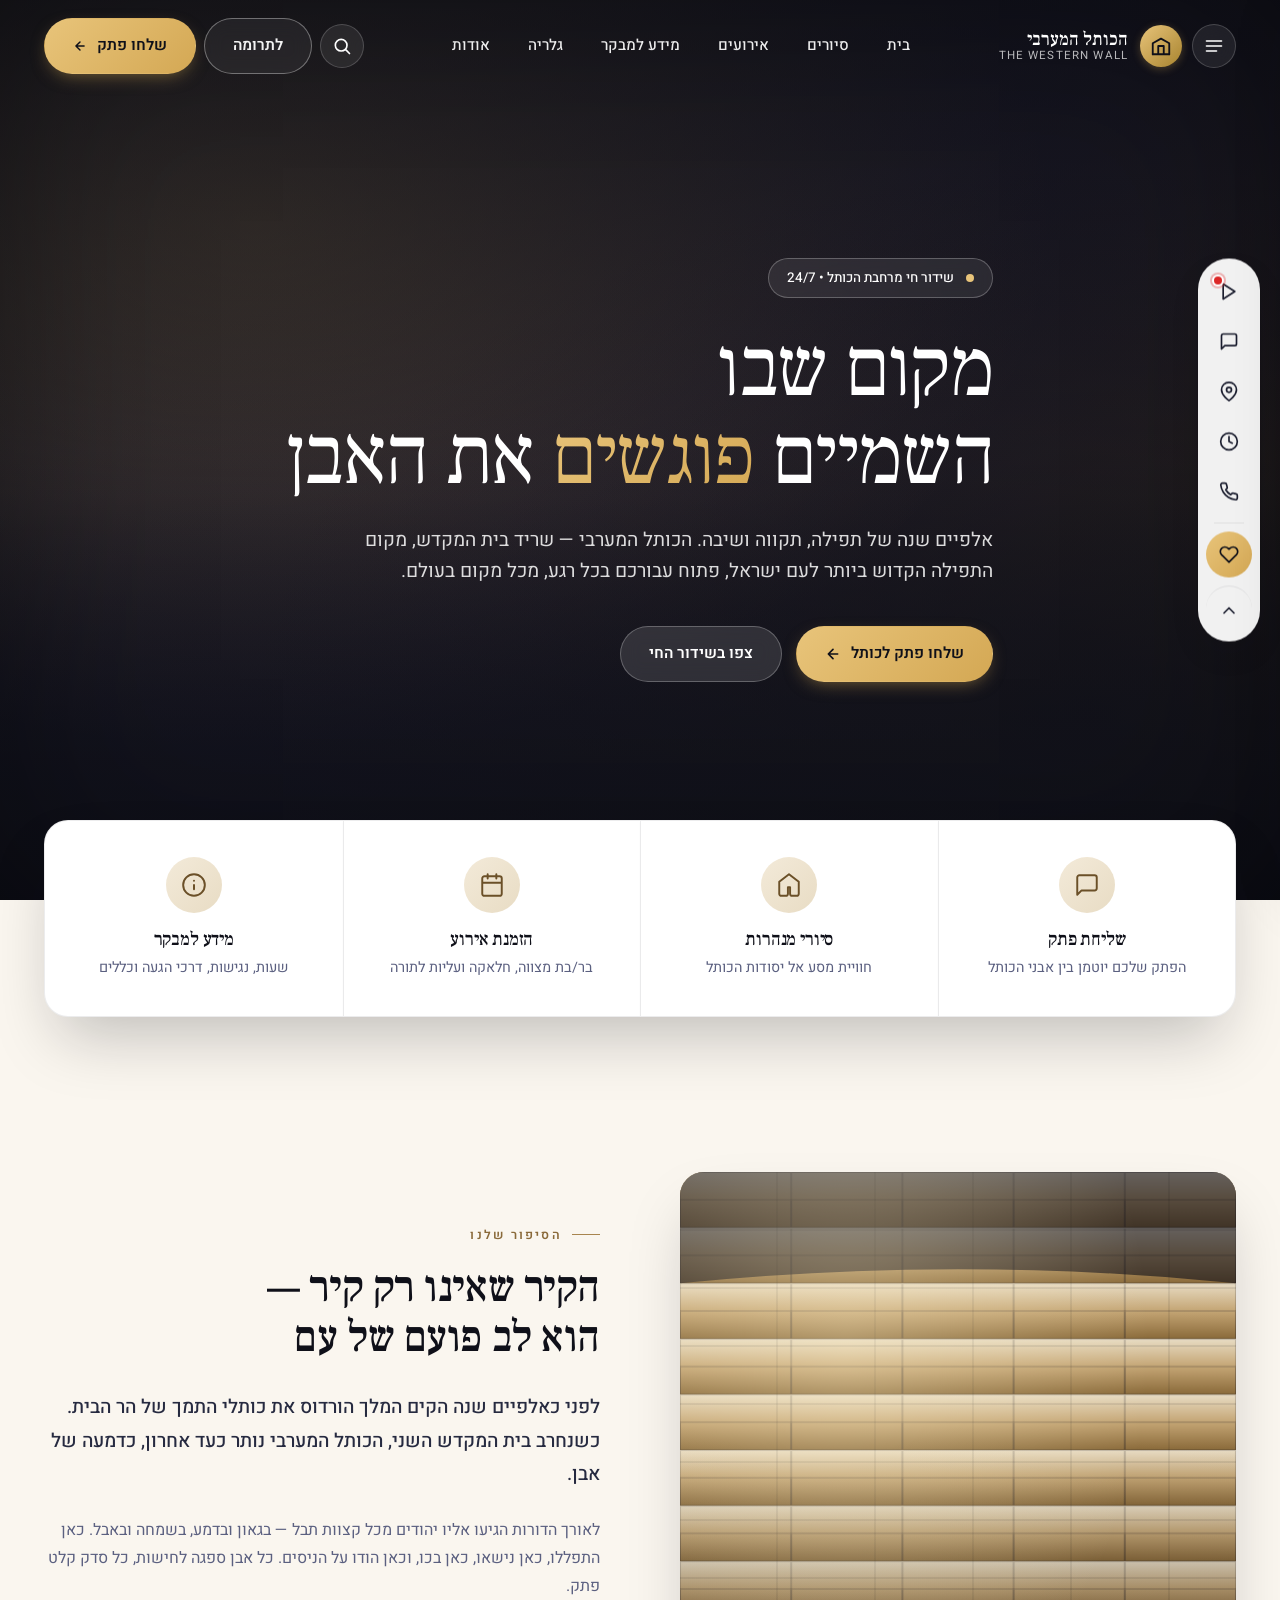
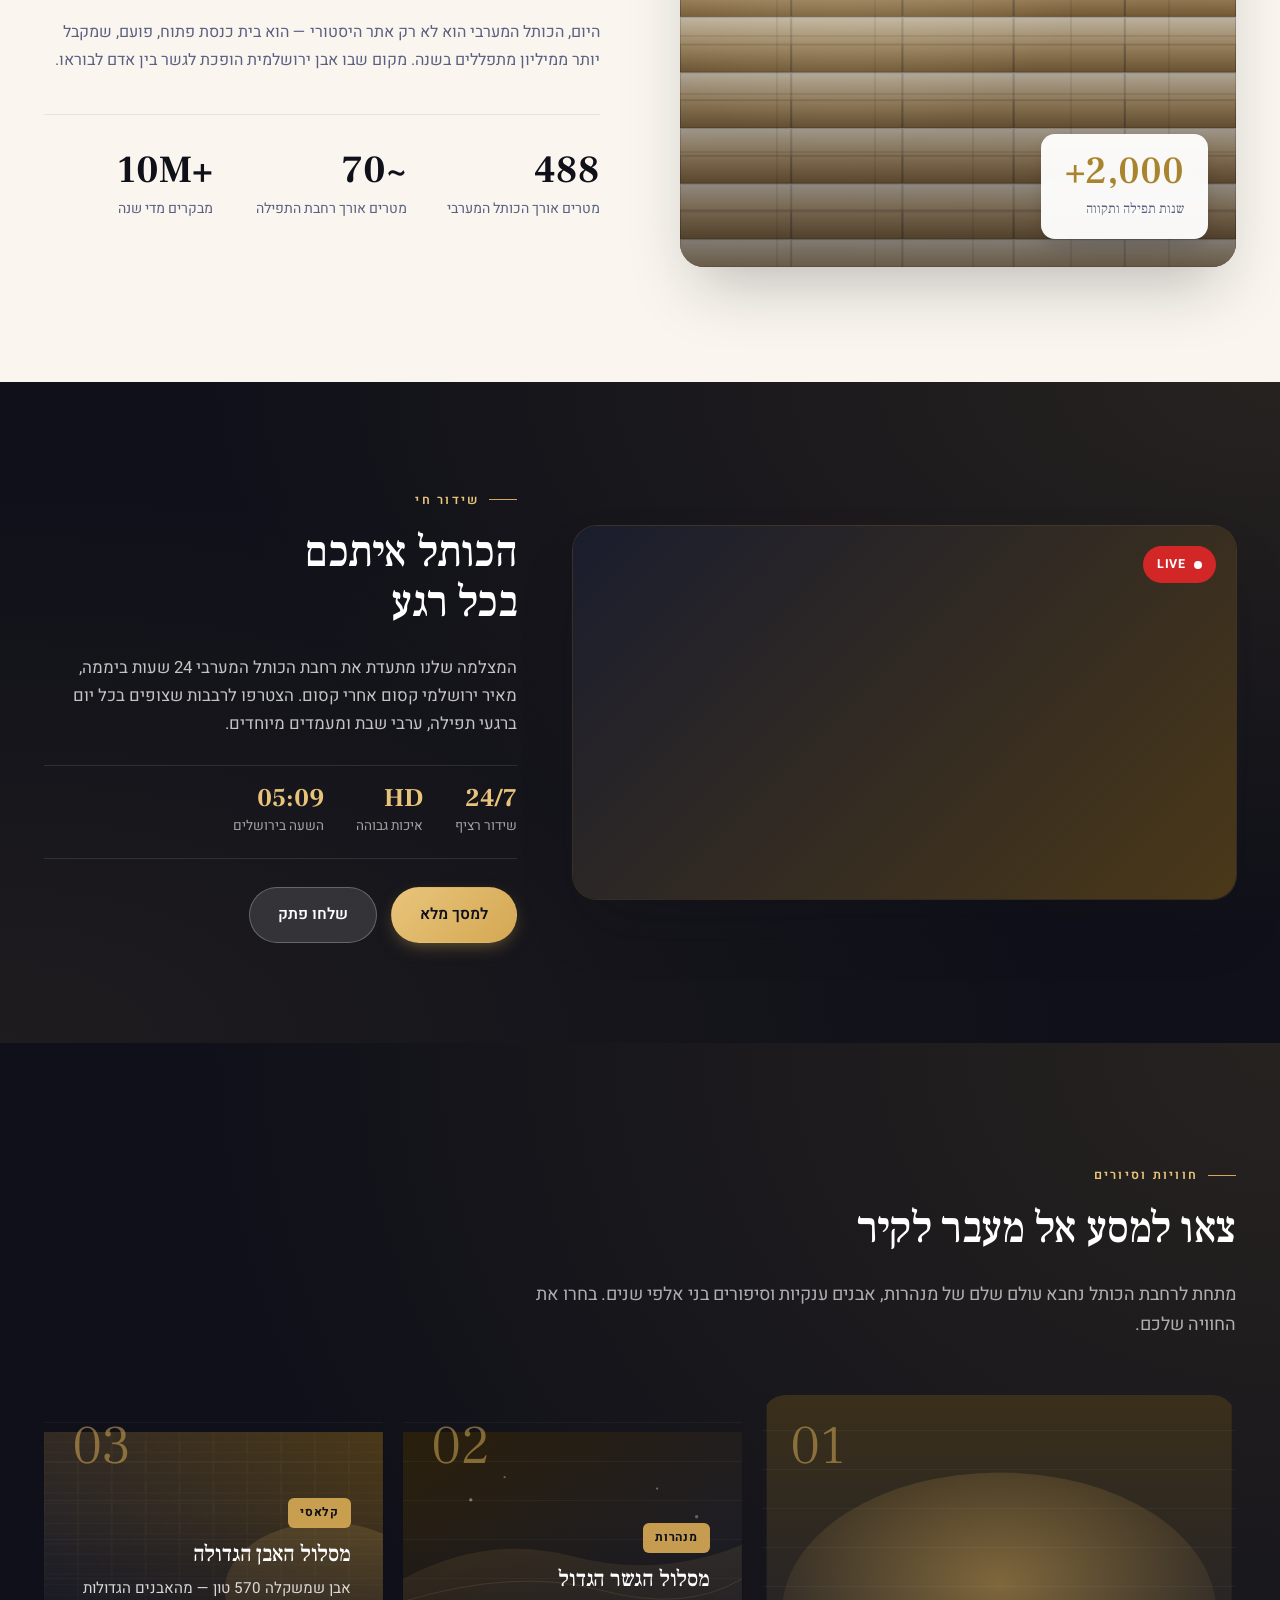
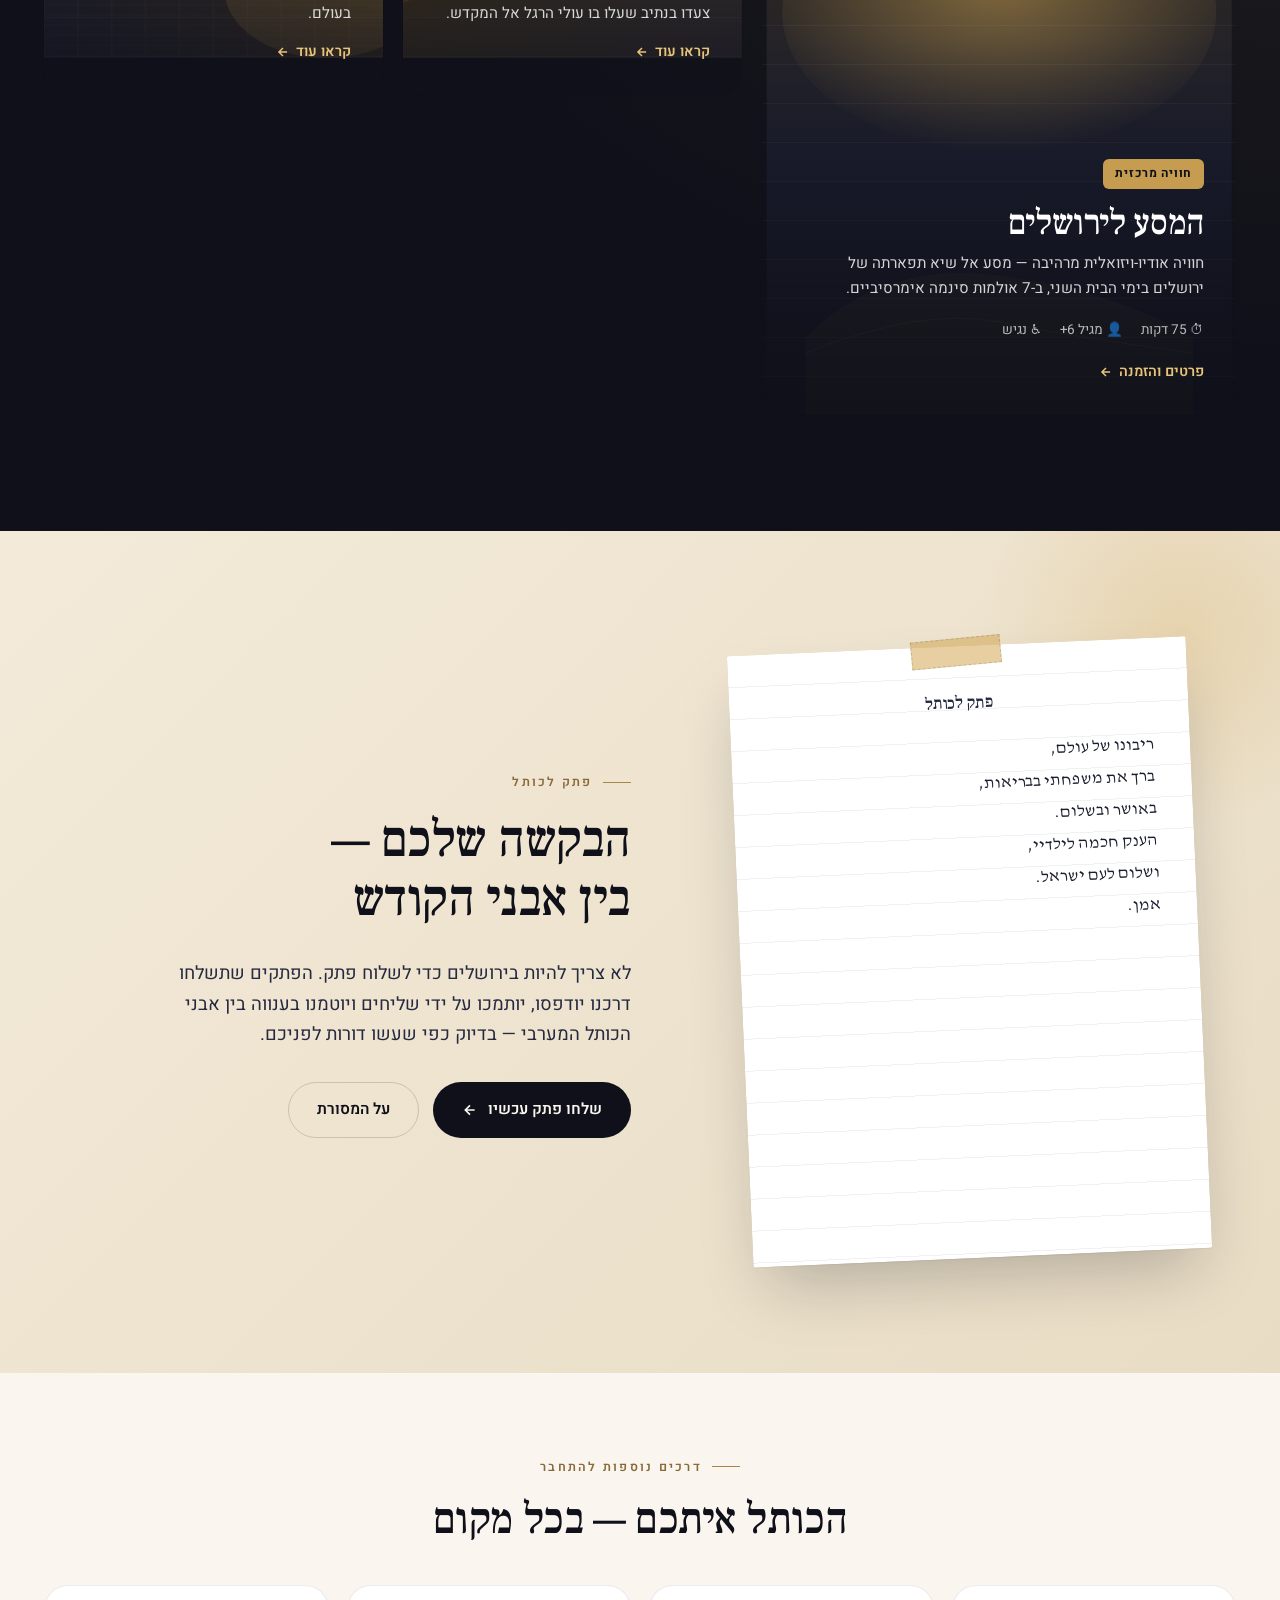
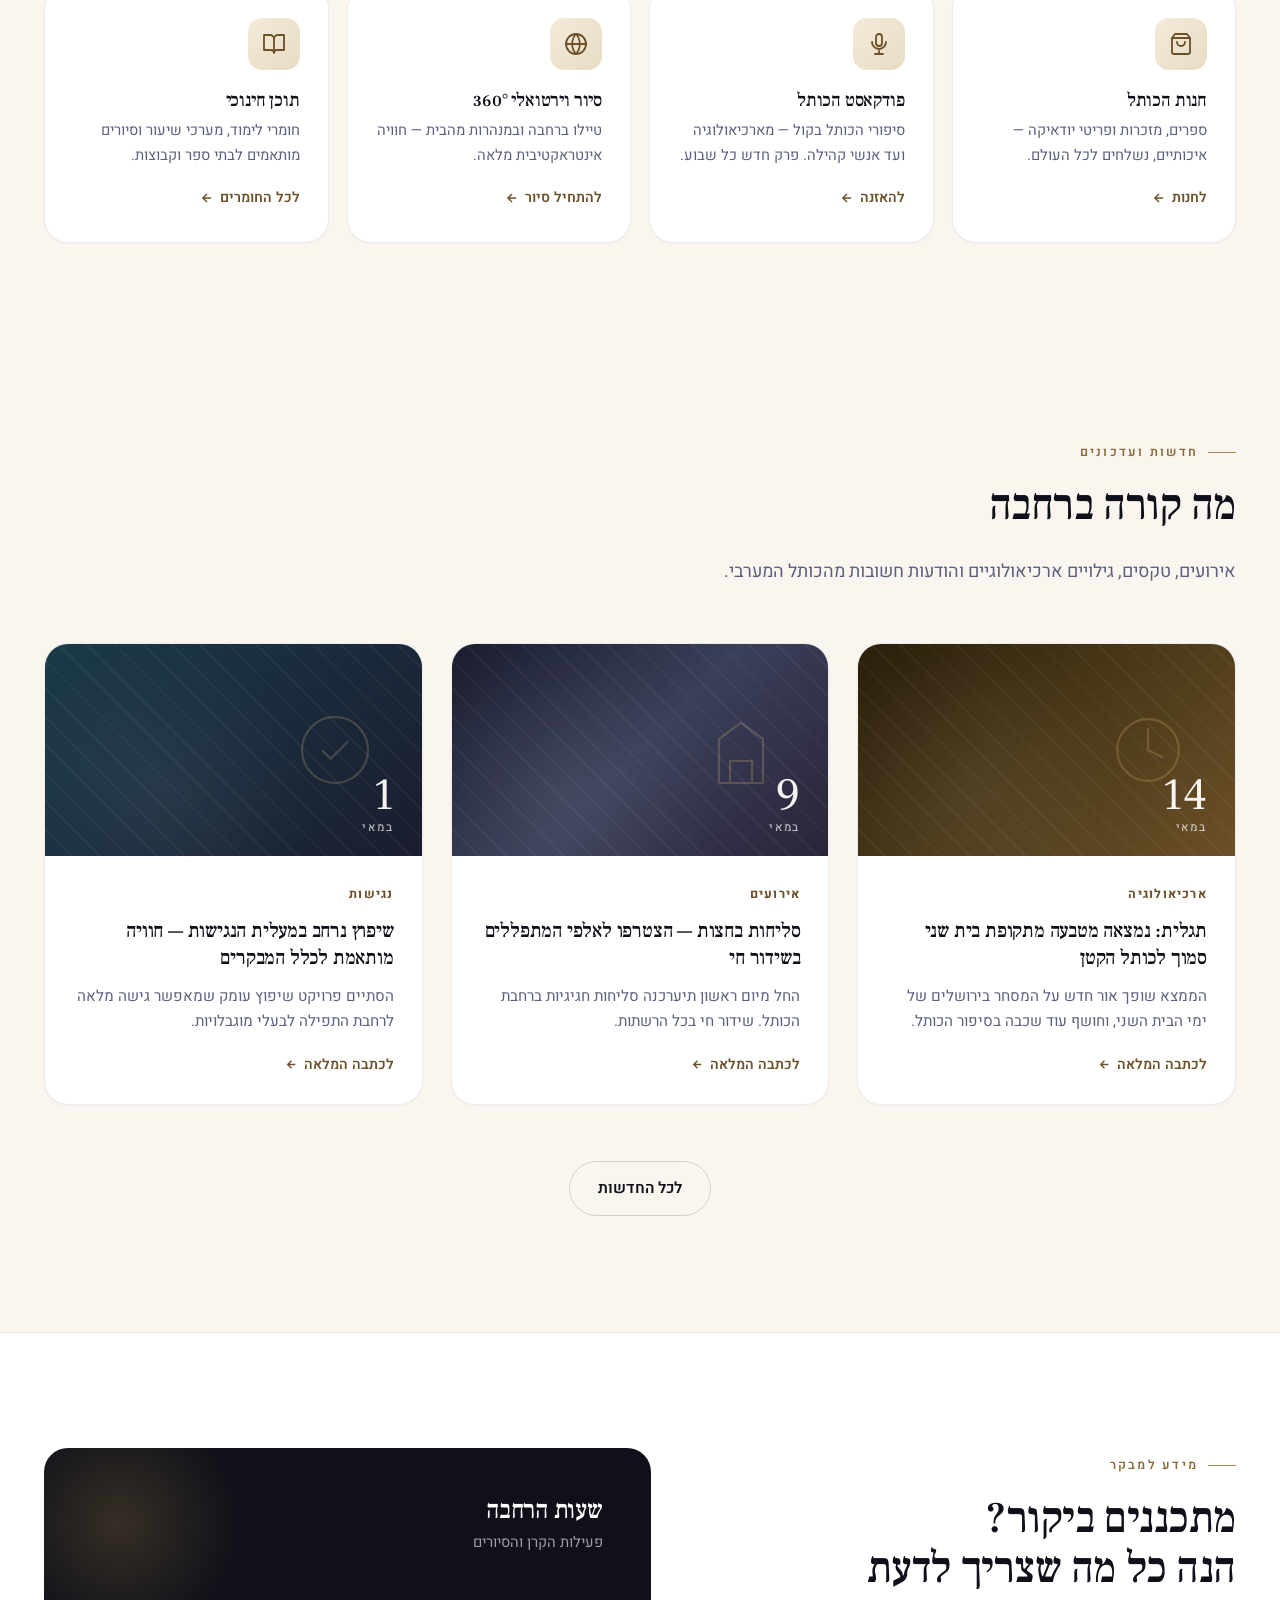
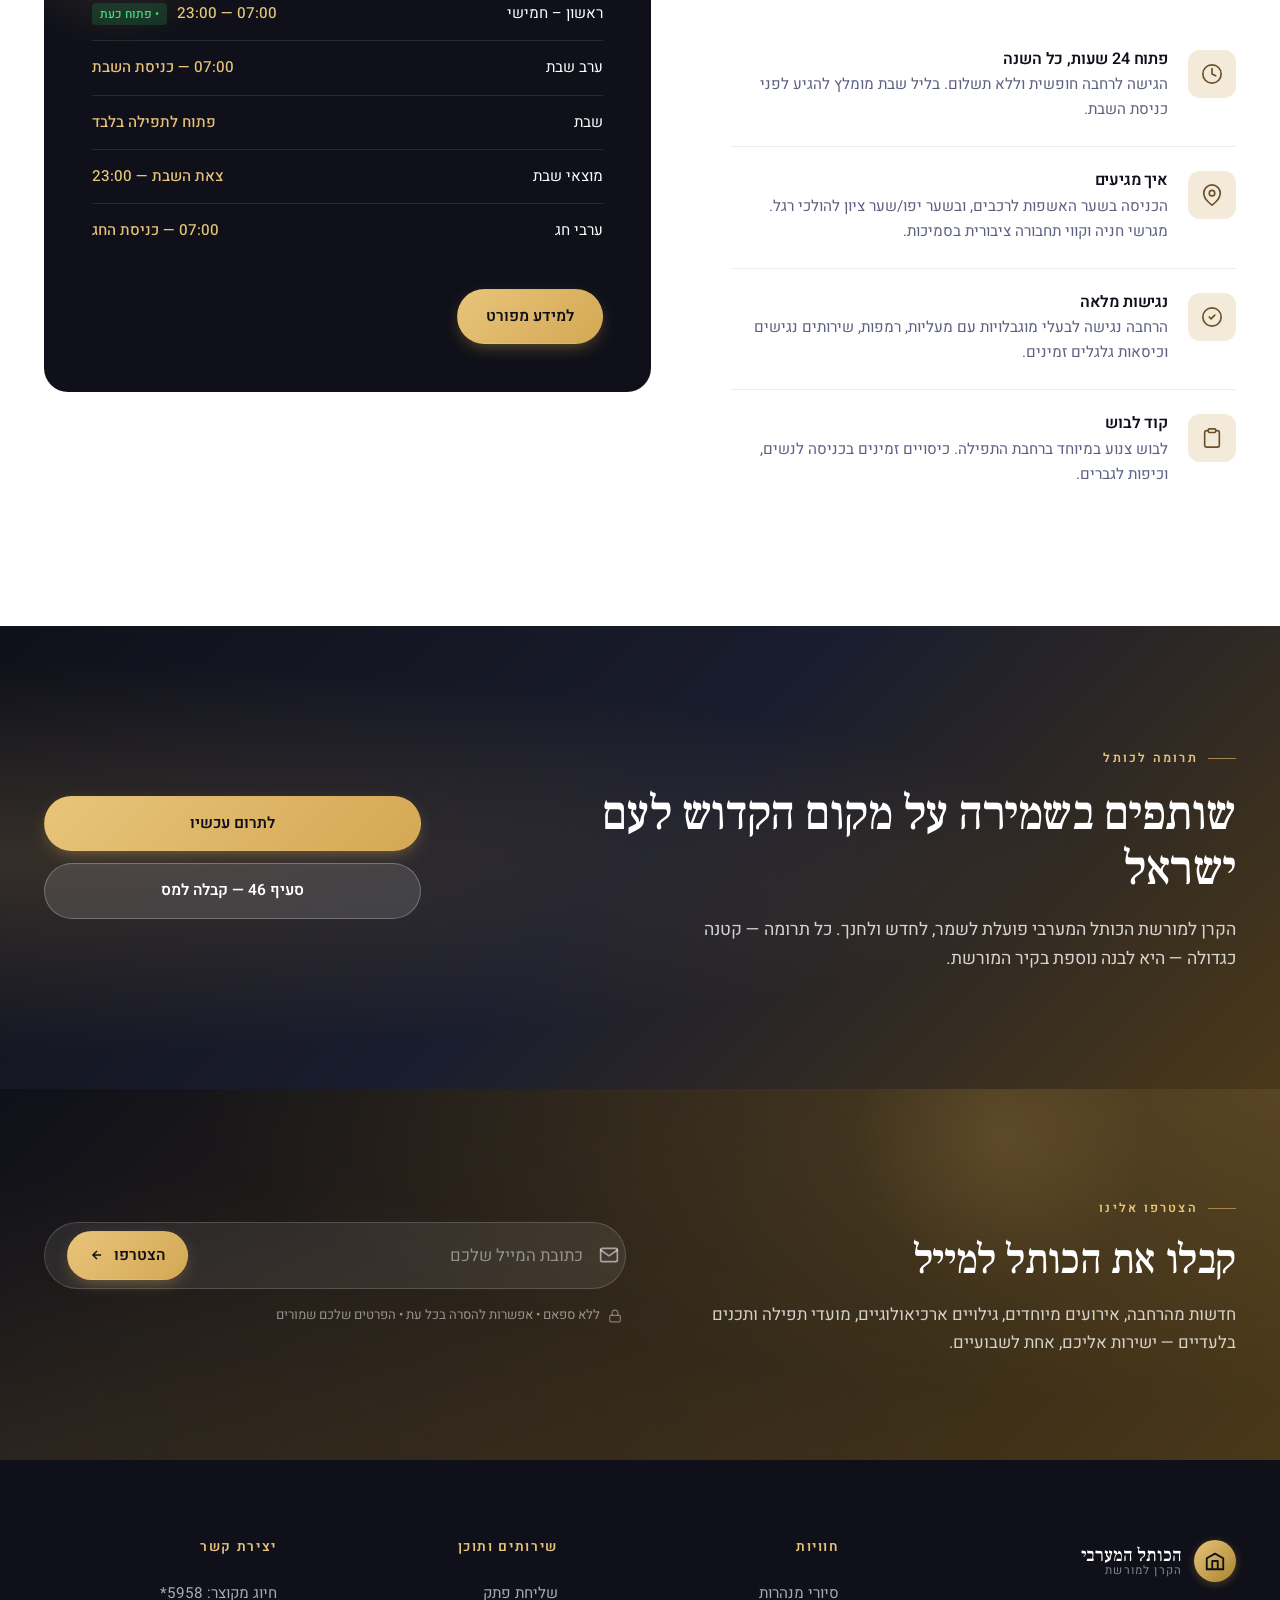
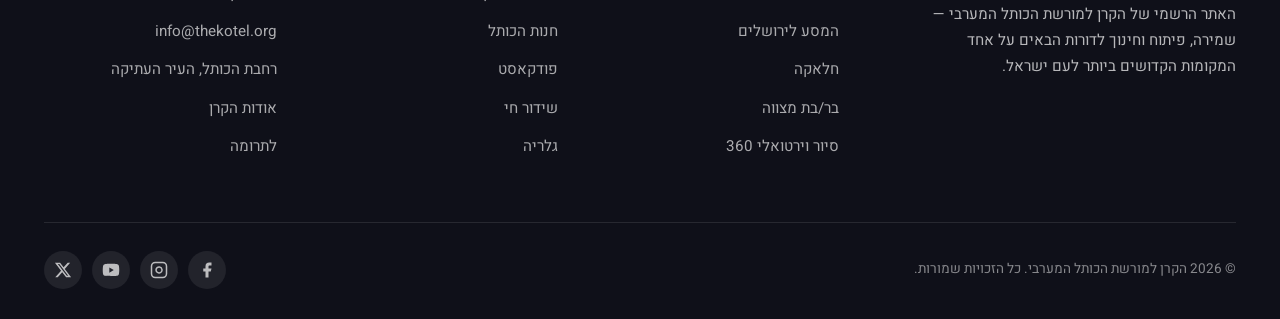
<file: index.html>
<!DOCTYPE html>
<html lang="he" dir="rtl">
<head>
  <meta charset="UTF-8" />
  <meta name="viewport" content="width=device-width, initial-scale=1" />
  <meta name="description" content="האתר הרשמי של הכותל המערבי — מקום התפילה הקדוש לעם ישראל. שליחת פתק, סיורי מנהרות, אירועים, מידע למבקר וחדשות." />
  <title>הכותל המערבי | מקום התפילה לעם ישראל</title>

  <link rel="preconnect" href="https://fonts.googleapis.com" />
  <link rel="preconnect" href="https://fonts.gstatic.com" crossorigin />
  <link href="https://fonts.googleapis.com/css2?family=Frank+Ruhl+Libre:wght@300;400;500;700&family=Heebo:wght@300;400;500;600;700;800&family=David+Libre:wght@400;500;700&display=swap" rel="stylesheet" />
  <link rel="stylesheet" href="css/style.css" />
  <link rel="icon" type="image/svg+xml" href="data:image/svg+xml,%3Csvg xmlns='http://www.w3.org/2000/svg' viewBox='0 0 32 32'%3E%3Crect width='32' height='32' rx='8' fill='%23d4a854'/%3E%3Cpath d='M10 22V11l6-3 6 3v11M10 22h12M13 22v-6h6v6' fill='none' stroke='%231a1d2e' stroke-width='1.6' stroke-linecap='round' stroke-linejoin='round'/%3E%3C/svg%3E" />
</head>
<body>

<!-- ========== Header ========== -->
<header class="site-header transparent" id="siteHeader">
  <div class="container nav-wrap">
    <div class="nav-right">
      <a href="index.html" class="logo">
        <span class="logo-mark">
          <svg viewBox="0 0 24 24" fill="none" stroke="currentColor" stroke-width="2" stroke-linecap="round" stroke-linejoin="round"><path d="M3 21V9l9-5 9 5v12"/><path d="M3 21h18M9 21v-9h6v9"/></svg>
        </span>
        <span class="logo-text">
          <strong>הכותל המערבי</strong>
          <span>The Western Wall</span>
        </span>
      </a>
      <!-- drawer toggle is injected here by JS, after the logo (to its left in RTL = right side visually) -->
    </div>

    <nav class="nav" id="mainNav">
      <a href="index.html" class="nav-link">בית</a>
      <a href="pages/tours.html" class="nav-link">סיורים</a>
      <a href="pages/events.html" class="nav-link">אירועים</a>
      <a href="pages/visitor-info.html" class="nav-link">מידע למבקר</a>
      <a href="pages/gallery.html" class="nav-link">גלריה</a>
      <a href="pages/about.html" class="nav-link">אודות</a>
    </nav>

    <div class="nav-actions">
      <a href="pages/donate.html" class="btn btn-ghost">לתרומה</a>
      <a href="pages/send-note.html" class="btn btn-gold">
        שלחו פתק
        <svg width="14" height="14" viewBox="0 0 24 24" fill="none" stroke="currentColor" stroke-width="2.5" stroke-linecap="round" stroke-linejoin="round" class="arrow"><path d="M19 12H5M12 19l-7-7 7-7"/></svg>
      </a>
    </div>
  </div>
</header>

<!-- ========== Hero with YouTube video loop ========== -->
<section class="hero">
  <div class="hero-bg"></div>
  <div class="hero-video">
    <iframe
      src="https://www.youtube-nocookie.com/embed/v3La5HvK4jA?autoplay=1&mute=1&controls=0&showinfo=0&rel=0&iv_load_policy=3&modestbranding=1&playsinline=1&disablekb=1&fs=0&loop=1&playlist=v3La5HvK4jA"
      title="שידור חי מהכותל המערבי"
      frameborder="0"
      allow="autoplay; encrypted-media; picture-in-picture"
      allowfullscreen></iframe>
  </div>
  <div class="container hero-content reveal">
    <div class="hero-eyebrow">
      <span class="pulse"></span>
      שידור חי מרחבת הכותל • 24/7
    </div>
    <h1>מקום שבו<br/>השמיים <em>פוגשים</em> את האבן</h1>
    <p class="hero-lead">
      אלפיים שנה של תפילה, תקווה ושיבה. הכותל המערבי — שריד בית המקדש, מקום התפילה הקדוש ביותר לעם ישראל, פתוח עבורכם בכל רגע, מכל מקום בעולם.
    </p>
    <div class="hero-cta">
      <a href="pages/send-note.html" class="btn btn-gold">
        שלחו פתק לכותל
        <svg width="16" height="16" viewBox="0 0 24 24" fill="none" stroke="currentColor" stroke-width="2.5" stroke-linecap="round" stroke-linejoin="round" class="arrow"><path d="M19 12H5M12 19l-7-7 7-7"/></svg>
      </a>
      <a href="#live" class="btn btn-light">צפו בשידור החי</a>
    </div>
  </div>
</section>

<!-- ========== Services Strip ========== -->
<div class="services">
  <div class="container">
    <div class="services-grid reveal">
      <a href="pages/send-note.html" class="service-card">
        <div class="icon">
          <svg viewBox="0 0 24 24" fill="none" stroke="currentColor" stroke-width="1.8" stroke-linecap="round" stroke-linejoin="round"><path d="M21 15a2 2 0 0 1-2 2H7l-4 4V5a2 2 0 0 1 2-2h14a2 2 0 0 1 2 2z"/></svg>
        </div>
        <h3>שליחת פתק</h3>
        <p>הפתק שלכם יוטמן בין אבני הכותל</p>
      </a>
      <a href="pages/tours.html" class="service-card">
        <div class="icon">
          <svg viewBox="0 0 24 24" fill="none" stroke="currentColor" stroke-width="1.8" stroke-linecap="round" stroke-linejoin="round"><path d="M3 9l9-7 9 7v11a2 2 0 0 1-2 2h-4a2 2 0 0 1-2-2v-6h-2v6a2 2 0 0 1-2 2H5a2 2 0 0 1-2-2z"/></svg>
        </div>
        <h3>סיורי מנהרות</h3>
        <p>חוויית מסע אל יסודות הכותל</p>
      </a>
      <a href="pages/events.html" class="service-card">
        <div class="icon">
          <svg viewBox="0 0 24 24" fill="none" stroke="currentColor" stroke-width="1.8" stroke-linecap="round" stroke-linejoin="round"><path d="M8 2v4M16 2v4M3 10h18M5 4h14a2 2 0 0 1 2 2v14a2 2 0 0 1-2 2H5a2 2 0 0 1-2-2V6a2 2 0 0 1 2-2z"/></svg>
        </div>
        <h3>הזמנת אירוע</h3>
        <p>בר/בת מצווה, חלאקה ועליות לתורה</p>
      </a>
      <a href="pages/visitor-info.html" class="service-card">
        <div class="icon">
          <svg viewBox="0 0 24 24" fill="none" stroke="currentColor" stroke-width="1.8" stroke-linecap="round" stroke-linejoin="round"><circle cx="12" cy="12" r="10"/><path d="M12 16v-4M12 8h.01"/></svg>
        </div>
        <h3>מידע למבקר</h3>
        <p>שעות, נגישות, דרכי הגעה וכללים</p>
      </a>
    </div>
  </div>
</div>

<!-- ========== Story ========== -->
<section class="section story">
  <div class="container">
    <div class="story-grid">
      <div class="story-visual reveal">
        <div class="story-art">
          <div class="art-stones"></div>
          <div class="art-glow"></div>
          <svg class="art-wall" viewBox="0 0 400 500" xmlns="http://www.w3.org/2000/svg" aria-hidden="true">
            <defs>
              <linearGradient id="stoneGrad" x1="0%" y1="0%" x2="0%" y2="100%">
                <stop offset="0%" stop-color="#e8dcc4"/>
                <stop offset="50%" stop-color="#c4a574"/>
                <stop offset="100%" stop-color="#8a6a3a"/>
              </linearGradient>
              <pattern id="stones" width="80" height="40" patternUnits="userSpaceOnUse">
                <rect width="80" height="40" fill="url(#stoneGrad)"/>
                <rect x="0" y="0" width="80" height="40" fill="none" stroke="rgba(15,16,25,0.18)" stroke-width="1.5"/>
                <rect x="40" y="20" width="80" height="40" fill="none" stroke="rgba(15,16,25,0.15)" stroke-width="1.5" transform="translate(-40,0)"/>
              </pattern>
            </defs>
            <rect width="400" height="500" fill="url(#stones)"/>
            <path d="M 0,0 L 400,0 L 400,80 Q 200,60 0,80 Z" fill="rgba(15,16,25,0.6)"/>
          </svg>
          <div class="badge">
            <strong>2,000+</strong>
            <span>שנות תפילה ותקווה</span>
          </div>
        </div>
      </div>
      <div class="story-text reveal">
        <span class="eyebrow">הסיפור שלנו</span>
        <h2>הקיר שאינו רק קיר —<br/>הוא לב פועם של עם</h2>
        <p class="lead">
          לפני כאלפיים שנה הקים המלך הורדוס את כותלי התמך של הר הבית. כשנחרב בית המקדש השני, הכותל המערבי נותר כעד אחרון, כדמעה של אבן.
        </p>
        <p>
          לאורך הדורות הגיעו אליו יהודים מכל קצוות תבל — בגאון ובדמע, בשמחה ובאבל. כאן התפללו, כאן נישאו, כאן בכו, וכאן הודו על הניסים. כל אבן ספגה לחישות, כל סדק קלט פתק.
        </p>
        <p>
          היום, הכותל המערבי הוא לא רק אתר היסטורי — הוא בית כנסת פתוח, פועם, שמקבל יותר ממיליון מתפללים בשנה. מקום שבו אבן ירושלמית הופכת לגשר בין אדם לבוראו.
        </p>

        <div class="story-stats">
          <div class="story-stat">
            <strong>488</strong>
            <span>מטרים אורך הכותל המערבי</span>
          </div>
          <div class="story-stat">
            <strong>~70</strong>
            <span>מטרים אורך רחבת התפילה</span>
          </div>
          <div class="story-stat">
            <strong>+10M</strong>
            <span>מבקרים מדי שנה</span>
          </div>
        </div>
      </div>
    </div>
  </div>
</section>

<!-- ========== Live Cam ========== -->
<section class="live-cam" id="live">
  <div class="container">
    <div class="live-cam-grid">
      <div class="live-cam-video reveal">
        <div class="live-cam-badge">LIVE</div>
        <iframe
          src="https://www.youtube-nocookie.com/embed/v3La5HvK4jA?autoplay=1&mute=1&controls=1&showinfo=0&rel=0&iv_load_policy=3&modestbranding=1&playsinline=1"
          title="שידור חי מהכותל"
          frameborder="0"
          allow="autoplay; encrypted-media; picture-in-picture"
          allowfullscreen></iframe>
      </div>
      <div class="reveal">
        <span class="eyebrow">שידור חי</span>
        <h2>הכותל איתכם<br/>בכל רגע</h2>
        <p class="lead">
          המצלמה שלנו מתעדת את רחבת הכותל המערבי 24 שעות ביממה, מאיר ירושלמי קסום אחרי קסום. הצטרפו לרבבות שצופים בכל יום ברגעי תפילה, ערבי שבת ומעמדים מיוחדים.
        </p>
        <div class="live-cam-stats">
          <div class="live-cam-stat">
            <strong>24/7</strong>
            <span>שידור רציף</span>
          </div>
          <div class="live-cam-stat">
            <strong>HD</strong>
            <span>איכות גבוהה</span>
          </div>
          <div class="live-cam-stat">
            <strong id="kotelTime">--:--</strong>
            <span>השעה בירושלים</span>
          </div>
        </div>
        <div class="hero-cta">
          <a href="https://www.youtube.com/watch?v=v3La5HvK4jA" target="_blank" rel="noopener" class="btn btn-gold">למסך מלא</a>
          <a href="pages/send-note.html" class="btn btn-light">שלחו פתק</a>
        </div>
      </div>
    </div>
  </div>
</section>

<!-- ========== Experiences / Tours — designed cards ========== -->
<section class="section experiences">
  <div class="container">
    <div class="section-title reveal">
      <span class="eyebrow">חוויות וסיורים</span>
      <h2>צאו למסע אל מעבר לקיר</h2>
      <p>מתחת לרחבת הכותל נחבא עולם שלם של מנהרות, אבנים ענקיות וסיפורים בני אלפי שנים. בחרו את החוויה שלכם.</p>
    </div>

    <div class="exp-grid reveal">
      <a href="pages/tours.html" class="exp-card exp-card--featured">
        <div class="exp-art">
          <svg viewBox="0 0 600 800" xmlns="http://www.w3.org/2000/svg" aria-hidden="true">
            <defs>
              <linearGradient id="expG1" x1="50%" y1="0%" x2="50%" y2="100%">
                <stop offset="0%" stop-color="#3a2f1a"/>
                <stop offset="60%" stop-color="#1a1d2e"/>
                <stop offset="100%" stop-color="#0f1019"/>
              </linearGradient>
              <radialGradient id="expGlow1" cx="50%" cy="40%" r="60%">
                <stop offset="0%" stop-color="rgba(212,168,84,0.5)"/>
                <stop offset="100%" stop-color="rgba(212,168,84,0)"/>
              </radialGradient>
            </defs>
            <rect width="600" height="800" fill="url(#expG1)"/>
            <ellipse cx="300" cy="280" rx="280" ry="180" fill="url(#expGlow1)"/>
            <g opacity="0.4">
              <path d="M 50 700 Q 150 600 300 620 T 550 700 L 550 800 L 50 800 Z" fill="rgba(212,168,84,0.15)"/>
              <path d="M 50 720 Q 200 660 300 680 T 550 720" fill="none" stroke="rgba(212,168,84,0.3)" stroke-width="1"/>
            </g>
          </svg>
          <div class="exp-overlay-num">01</div>
        </div>
        <div class="exp-content">
          <span class="tag">חוויה מרכזית</span>
          <h3>המסע לירושלים</h3>
          <p>חוויה אודיו-ויזואלית מרהיבה — מסע אל שיא תפארתה של ירושלים בימי הבית השני, ב-7 אולמות סינמה אימרסיביים.</p>
          <div class="exp-meta">
            <span>⏱ 75 דקות</span>
            <span>👤 מגיל 6+</span>
            <span>♿ נגיש</span>
          </div>
          <span class="more">פרטים והזמנה <svg width="14" height="14" viewBox="0 0 24 24" fill="none" stroke="currentColor" stroke-width="2.5"><path d="M19 12H5M12 19l-7-7 7-7"/></svg></span>
        </div>
      </a>

      <a href="pages/tours.html" class="exp-card">
        <div class="exp-art">
          <svg viewBox="0 0 600 400" xmlns="http://www.w3.org/2000/svg" aria-hidden="true">
            <defs>
              <linearGradient id="expG2" x1="0%" y1="0%" x2="100%" y2="100%">
                <stop offset="0%" stop-color="#2a1f0b"/>
                <stop offset="100%" stop-color="#1a1d2e"/>
              </linearGradient>
            </defs>
            <rect width="600" height="400" fill="url(#expG2)"/>
            <path d="M 0,260 Q 150,180 300,220 T 600,200 L 600,400 L 0,400 Z" fill="rgba(212,168,84,0.12)"/>
            <path d="M 0,300 Q 200,240 350,280 T 600,260" fill="none" stroke="rgba(212,168,84,0.25)" stroke-width="1.5"/>
            <circle cx="120" cy="120" r="3" fill="rgba(255,255,255,0.4)"/>
            <circle cx="180" cy="80" r="2" fill="rgba(255,255,255,0.3)"/>
            <circle cx="450" cy="100" r="2" fill="rgba(255,255,255,0.35)"/>
            <circle cx="520" cy="150" r="3" fill="rgba(255,255,255,0.3)"/>
          </svg>
          <div class="exp-overlay-num">02</div>
        </div>
        <div class="exp-content">
          <span class="tag">מנהרות</span>
          <h3>מסלול הגשר הגדול</h3>
          <p>צעדו בנתיב שעלו בו עולי הרגל אל המקדש.</p>
          <span class="more">קראו עוד <svg width="14" height="14" viewBox="0 0 24 24" fill="none" stroke="currentColor" stroke-width="2.5"><path d="M19 12H5M12 19l-7-7 7-7"/></svg></span>
        </div>
      </a>

      <a href="pages/tours.html" class="exp-card">
        <div class="exp-art">
          <svg viewBox="0 0 600 400" xmlns="http://www.w3.org/2000/svg" aria-hidden="true">
            <defs>
              <linearGradient id="expG3" x1="0%" y1="100%" x2="100%" y2="0%">
                <stop offset="0%" stop-color="#1a1d2e"/>
                <stop offset="100%" stop-color="#4a3818"/>
              </linearGradient>
              <pattern id="stonesP" width="60" height="36" patternUnits="userSpaceOnUse">
                <rect width="60" height="36" fill="none"/>
                <rect width="60" height="36" fill="none" stroke="rgba(212,168,84,0.18)" stroke-width="1"/>
                <rect x="30" y="18" width="60" height="36" fill="none" stroke="rgba(212,168,84,0.14)" stroke-width="1" transform="translate(-30,0)"/>
              </pattern>
            </defs>
            <rect width="600" height="400" fill="url(#expG3)"/>
            <rect width="600" height="400" fill="url(#stonesP)" opacity="0.5"/>
            <ellipse cx="500" cy="280" rx="180" ry="120" fill="rgba(212,168,84,0.18)"/>
          </svg>
          <div class="exp-overlay-num">03</div>
        </div>
        <div class="exp-content">
          <span class="tag">קלאסי</span>
          <h3>מסלול האבן הגדולה</h3>
          <p>אבן שמשקלה 570 טון — מהאבנים הגדולות בעולם.</p>
          <span class="more">קראו עוד <svg width="14" height="14" viewBox="0 0 24 24" fill="none" stroke="currentColor" stroke-width="2.5"><path d="M19 12H5M12 19l-7-7 7-7"/></svg></span>
        </div>
      </a>
    </div>
  </div>
</section>

<!-- ========== Note CTA ========== -->
<section class="section note-cta">
  <div class="container">
    <div class="note-cta-grid">
      <div class="note-mockup reveal">
        <div class="note-paper">
          <h4>פתק לכותל</h4>
          <p>
            ריבונו של עולם,<br/>
            ברך את משפחתי בבריאות,<br/>
            באושר ובשלום.<br/>
            הענק חכמה לילדיי,<br/>
            ושלום לעם ישראל.<br/>
            אמן.
          </p>
        </div>
      </div>
      <div class="reveal">
        <span class="eyebrow">פתק לכותל</span>
        <h2>הבקשה שלכם —<br/>בין אבני הקודש</h2>
        <p class="lead">
          לא צריך להיות בירושלים כדי לשלוח פתק. הפתקים שתשלחו דרכנו יודפסו, יותמכו על ידי שליחים ויוטמנו בענווה בין אבני הכותל המערבי — בדיוק כפי שעשו דורות לפניכם.
        </p>
        <div class="hero-cta">
          <a href="pages/send-note.html" class="btn btn-primary">
            שלחו פתק עכשיו
            <svg width="16" height="16" viewBox="0 0 24 24" fill="none" stroke="currentColor" stroke-width="2.5" class="arrow"><path d="M19 12H5M12 19l-7-7 7-7"/></svg>
          </a>
          <a href="pages/about.html#tradition" class="btn btn-ghost">על המסורת</a>
        </div>
      </div>
    </div>
  </div>
</section>

<!-- ========== Discover more ========== -->
<section class="discover" id="discover">
  <div class="container">
    <div class="section-title reveal" style="text-align:center; margin: 0 auto 40px;">
      <span class="eyebrow">דרכים נוספות להתחבר</span>
      <h2>הכותל איתכם — בכל מקום</h2>
    </div>
    <div class="discover-grid reveal">

      <a href="#shop" class="discover-card" id="shop">
        <div class="ico">
          <svg viewBox="0 0 24 24" fill="none" stroke="currentColor" stroke-width="1.8" stroke-linecap="round" stroke-linejoin="round"><path d="M6 2 3 6v14a2 2 0 0 0 2 2h14a2 2 0 0 0 2-2V6l-3-4z"/><path d="M3 6h18M16 10a4 4 0 0 1-8 0"/></svg>
        </div>
        <h3>חנות הכותל</h3>
        <p>ספרים, מזכרות ופריטי יודאיקה — איכותיים, נשלחים לכל העולם.</p>
        <span class="more">לחנות <svg width="14" height="14" viewBox="0 0 24 24" fill="none" stroke="currentColor" stroke-width="2.5"><path d="M19 12H5M12 19l-7-7 7-7"/></svg></span>
      </a>

      <a href="#podcast" class="discover-card" id="podcast">
        <div class="ico">
          <svg viewBox="0 0 24 24" fill="none" stroke="currentColor" stroke-width="1.8" stroke-linecap="round" stroke-linejoin="round"><rect x="9" y="2" width="6" height="12" rx="3"/><path d="M5 10a7 7 0 0 0 14 0M12 19v3M8 22h8"/></svg>
        </div>
        <h3>פודקאסט הכותל</h3>
        <p>סיפורי הכותל בקול — מארכיאולוגיה ועד אנשי קהילה. פרק חדש כל שבוע.</p>
        <span class="more">להאזנה <svg width="14" height="14" viewBox="0 0 24 24" fill="none" stroke="currentColor" stroke-width="2.5"><path d="M19 12H5M12 19l-7-7 7-7"/></svg></span>
      </a>

      <a href="#virtual" class="discover-card">
        <div class="ico">
          <svg viewBox="0 0 24 24" fill="none" stroke="currentColor" stroke-width="1.8" stroke-linecap="round" stroke-linejoin="round"><circle cx="12" cy="12" r="10"/><path d="M2 12h20M12 2a15 15 0 0 1 0 20M12 2a15 15 0 0 0 0 20"/></svg>
        </div>
        <h3>סיור וירטואלי 360°</h3>
        <p>טיילו ברחבה ובמנהרות מהבית — חוויה אינטראקטיבית מלאה.</p>
        <span class="more">להתחיל סיור <svg width="14" height="14" viewBox="0 0 24 24" fill="none" stroke="currentColor" stroke-width="2.5"><path d="M19 12H5M12 19l-7-7 7-7"/></svg></span>
      </a>

      <a href="#educational" class="discover-card">
        <div class="ico">
          <svg viewBox="0 0 24 24" fill="none" stroke="currentColor" stroke-width="1.8" stroke-linecap="round" stroke-linejoin="round"><path d="M2 3h6a4 4 0 0 1 4 4v14a3 3 0 0 0-3-3H2zM22 3h-6a4 4 0 0 0-4 4v14a3 3 0 0 1 3-3h7z"/></svg>
        </div>
        <h3>תוכן חינוכי</h3>
        <p>חומרי לימוד, מערכי שיעור וסיורים מותאמים לבתי ספר וקבוצות.</p>
        <span class="more">לכל החומרים <svg width="14" height="14" viewBox="0 0 24 24" fill="none" stroke="currentColor" stroke-width="2.5"><path d="M19 12H5M12 19l-7-7 7-7"/></svg></span>
      </a>

    </div>
  </div>
</section>

<!-- ========== News — designed gradient cards ========== -->
<section class="section" id="news">
  <div class="container">
    <div class="section-title reveal">
      <span class="eyebrow">חדשות ועדכונים</span>
      <h2>מה קורה ברחבה</h2>
      <p>אירועים, טקסים, גילויים ארכיאולוגיים והודעות חשובות מהכותל המערבי.</p>
    </div>

    <div class="news-grid reveal">
      <article class="news-card news-card--archaeology">
        <div class="news-art">
          <svg class="news-icon-bg" viewBox="0 0 100 100" fill="none" stroke="currentColor" stroke-width="2">
            <circle cx="50" cy="50" r="28"/><path d="M50 30v20l14 7"/>
          </svg>
          <span class="news-date">14<small>במאי</small></span>
        </div>
        <div class="news-body">
          <div class="news-meta"><span class="tag">ארכיאולוגיה</span></div>
          <h3>תגלית: נמצאה מטבעה מתקופת בית שני סמוך לכותל הקטן</h3>
          <p>הממצא שופך אור חדש על המסחר בירושלים של ימי הבית השני, וחושף עוד שכבה בסיפור הכותל.</p>
          <span class="news-more">לכתבה המלאה <svg width="13" height="13" viewBox="0 0 24 24" fill="none" stroke="currentColor" stroke-width="2.5"><path d="M19 12H5M12 19l-7-7 7-7"/></svg></span>
        </div>
      </article>

      <article class="news-card news-card--events">
        <div class="news-art">
          <svg class="news-icon-bg" viewBox="0 0 100 100" fill="none" stroke="currentColor" stroke-width="2">
            <path d="M30 80V40l20-15 20 15v40M30 80h40M40 80V60h20v20"/>
          </svg>
          <span class="news-date">9<small>במאי</small></span>
        </div>
        <div class="news-body">
          <div class="news-meta"><span class="tag">אירועים</span></div>
          <h3>סליחות בחצות — הצטרפו לאלפי המתפללים בשידור חי</h3>
          <p>החל מיום ראשון תיערכנה סליחות חגיגיות ברחבת הכותל. שידור חי בכל הרשתות.</p>
          <span class="news-more">לכתבה המלאה <svg width="13" height="13" viewBox="0 0 24 24" fill="none" stroke="currentColor" stroke-width="2.5"><path d="M19 12H5M12 19l-7-7 7-7"/></svg></span>
        </div>
      </article>

      <article class="news-card news-card--access">
        <div class="news-art">
          <svg class="news-icon-bg" viewBox="0 0 100 100" fill="none" stroke="currentColor" stroke-width="2">
            <circle cx="50" cy="50" r="30"/><path d="m38 50 8 8 16-16"/>
          </svg>
          <span class="news-date">1<small>במאי</small></span>
        </div>
        <div class="news-body">
          <div class="news-meta"><span class="tag">נגישות</span></div>
          <h3>שיפוץ נרחב במעלית הנגישות — חוויה מותאמת לכלל המבקרים</h3>
          <p>הסתיים פרויקט שיפוץ עומק שמאפשר גישה מלאה לרחבת התפילה לבעלי מוגבלויות.</p>
          <span class="news-more">לכתבה המלאה <svg width="13" height="13" viewBox="0 0 24 24" fill="none" stroke="currentColor" stroke-width="2.5"><path d="M19 12H5M12 19l-7-7 7-7"/></svg></span>
        </div>
      </article>
    </div>

    <div class="section-foot">
      <a href="#" class="btn btn-ghost">לכל החדשות</a>
    </div>
  </div>
</section>

<!-- ========== Visit / Practical info ========== -->
<section class="section visit">
  <div class="container">
    <div class="visit-grid">
      <div class="visit-info reveal">
        <span class="eyebrow">מידע למבקר</span>
        <h2>מתכננים ביקור?<br/>הנה כל מה שצריך לדעת</h2>
        <ul class="visit-list">
          <li>
            <div class="icon">
              <svg viewBox="0 0 24 24" fill="none" stroke="currentColor" stroke-width="1.8" stroke-linecap="round" stroke-linejoin="round"><circle cx="12" cy="12" r="10"/><path d="M12 6v6l4 2"/></svg>
            </div>
            <div>
              <h4>פתוח 24 שעות, כל השנה</h4>
              <p>הגישה לרחבה חופשית וללא תשלום. בליל שבת מומלץ להגיע לפני כניסת השבת.</p>
            </div>
          </li>
          <li>
            <div class="icon">
              <svg viewBox="0 0 24 24" fill="none" stroke="currentColor" stroke-width="1.8" stroke-linecap="round" stroke-linejoin="round"><path d="M21 10c0 7-9 13-9 13s-9-6-9-13a9 9 0 0 1 18 0z"/><circle cx="12" cy="10" r="3"/></svg>
            </div>
            <div>
              <h4>איך מגיעים</h4>
              <p>הכניסה בשער האשפות לרכבים, ובשער יפו/שער ציון להולכי רגל. מגרשי חניה וקווי תחבורה ציבורית בסמיכות.</p>
            </div>
          </li>
          <li>
            <div class="icon">
              <svg viewBox="0 0 24 24" fill="none" stroke="currentColor" stroke-width="1.8" stroke-linecap="round" stroke-linejoin="round"><circle cx="12" cy="12" r="10"/><path d="m9 12 2 2 4-4"/></svg>
            </div>
            <div>
              <h4>נגישות מלאה</h4>
              <p>הרחבה נגישה לבעלי מוגבלויות עם מעליות, רמפות, שירותים נגישים וכיסאות גלגלים זמינים.</p>
            </div>
          </li>
          <li>
            <div class="icon">
              <svg viewBox="0 0 24 24" fill="none" stroke="currentColor" stroke-width="1.8" stroke-linecap="round" stroke-linejoin="round"><path d="M16 4h2a2 2 0 0 1 2 2v14a2 2 0 0 1-2 2H6a2 2 0 0 1-2-2V6a2 2 0 0 1 2-2h2"/><rect x="8" y="2" width="8" height="4" rx="1"/></svg>
            </div>
            <div>
              <h4>קוד לבוש</h4>
              <p>לבוש צנוע במיוחד ברחבת התפילה. כיסויים זמינים בכניסה לנשים, וכיפות לגברים.</p>
            </div>
          </li>
        </ul>
      </div>

      <aside class="visit-hours reveal">
        <h3>שעות הרחבה</h3>
        <p>פעילות הקרן והסיורים</p>
        <div class="hours-list">
          <div class="hours-row now">
            <span>ראשון – חמישי</span>
            <strong>07:00 — 23:00</strong>
          </div>
          <div class="hours-row">
            <span>ערב שבת</span>
            <strong>07:00 — כניסת השבת</strong>
          </div>
          <div class="hours-row">
            <span>שבת</span>
            <strong>פתוח לתפילה בלבד</strong>
          </div>
          <div class="hours-row">
            <span>מוצאי שבת</span>
            <strong>צאת השבת — 23:00</strong>
          </div>
          <div class="hours-row">
            <span>ערבי חג</span>
            <strong>07:00 — כניסת החג</strong>
          </div>
        </div>
        <div style="margin-top: 32px;">
          <a href="pages/visitor-info.html" class="btn btn-gold">למידע מפורט</a>
        </div>
      </aside>
    </div>
  </div>
</section>

<!-- ========== Donate Banner ========== -->
<section class="section donate-banner">
  <div class="container">
    <div class="donate-banner-inner">
      <div class="reveal">
        <span class="eyebrow" style="color: var(--gold-light);">תרומה לכותל</span>
        <h2>שותפים בשמירה על מקום הקדוש לעם ישראל</h2>
        <p>הקרן למורשת הכותל המערבי פועלת לשמר, לחדש ולחנך. כל תרומה — קטנה כגדולה — היא לבנה נוספת בקיר המורשת.</p>
      </div>
      <div class="donate-actions reveal">
        <a href="pages/donate.html" class="btn btn-gold">לתרום עכשיו</a>
        <a href="pages/donate.html#tax" class="btn btn-light">סעיף 46 — קבלה למס</a>
      </div>
    </div>
  </div>
</section>

<!-- ========== Newsletter ========== -->
<section class="newsletter">
  <div class="container">
    <div class="newsletter-inner reveal">
      <div class="newsletter-text">
        <span class="eyebrow" style="color: var(--gold-light);">הצטרפו אלינו</span>
        <h2>קבלו את הכותל למייל</h2>
        <p>חדשות מהרחבה, אירועים מיוחדים, גילויים ארכיאולוגיים, מועדי תפילה ותכנים בלעדיים — ישירות אליכם, אחת לשבועיים.</p>
      </div>
      <form class="newsletter-form" id="newsletterForm">
        <div class="newsletter-input">
          <svg width="20" height="20" viewBox="0 0 24 24" fill="none" stroke="currentColor" stroke-width="2" stroke-linecap="round" stroke-linejoin="round" class="ni-icon"><path d="M4 4h16a2 2 0 0 1 2 2v12a2 2 0 0 1-2 2H4a2 2 0 0 1-2-2V6a2 2 0 0 1 2-2z"/><path d="m22 6-10 7L2 6"/></svg>
          <input type="email" placeholder="כתובת המייל שלכם" required />
          <button type="submit" class="btn btn-gold">הצטרפו
            <svg width="14" height="14" viewBox="0 0 24 24" fill="none" stroke="currentColor" stroke-width="2.5" class="arrow"><path d="M19 12H5M12 19l-7-7 7-7"/></svg>
          </button>
        </div>
        <p class="newsletter-meta">
          <svg width="14" height="14" viewBox="0 0 24 24" fill="none" stroke="currentColor" stroke-width="2"><rect x="3" y="11" width="18" height="11" rx="2"/><path d="M7 11V7a5 5 0 0 1 10 0v4"/></svg>
          ללא ספאם • אפשרות להסרה בכל עת • הפרטים שלכם שמורים
        </p>
      </form>
    </div>
  </div>
</section>

<!-- ========== Footer ========== -->
<footer class="site-footer">
  <div class="container">
    <div class="footer-grid">
      <div class="footer-brand">
        <a href="index.html" class="logo">
          <span class="logo-mark">
            <svg viewBox="0 0 24 24" fill="none" stroke="currentColor" stroke-width="2" stroke-linecap="round" stroke-linejoin="round"><path d="M3 21V9l9-5 9 5v12"/><path d="M3 21h18M9 21v-9h6v9"/></svg>
          </span>
          <span class="logo-text">
            <strong style="color: #fff;">הכותל המערבי</strong>
            <span>הקרן למורשת</span>
          </span>
        </a>
        <p>האתר הרשמי של הקרן למורשת הכותל המערבי — שמירה, פיתוח וחינוך לדורות הבאים על אחד המקומות הקדושים ביותר לעם ישראל.</p>
      </div>

      <div class="footer-col">
        <h5>חוויות</h5>
        <ul>
          <li><a href="pages/tours.html">סיורי מנהרות</a></li>
          <li><a href="pages/tours.html">המסע לירושלים</a></li>
          <li><a href="pages/events.html">חלאקה</a></li>
          <li><a href="pages/events.html">בר/בת מצווה</a></li>
          <li><a href="#virtual">סיור וירטואלי 360</a></li>
        </ul>
      </div>

      <div class="footer-col">
        <h5>שירותים ותוכן</h5>
        <ul>
          <li><a href="pages/send-note.html">שליחת פתק</a></li>
          <li><a href="#shop">חנות הכותל</a></li>
          <li><a href="#podcast">פודקאסט</a></li>
          <li><a href="#live">שידור חי</a></li>
          <li><a href="pages/gallery.html">גלריה</a></li>
        </ul>
      </div>

      <div class="footer-col">
        <h5>יצירת קשר</h5>
        <ul>
          <li><a href="tel:*5958">חיוג מקוצר: 5958*</a></li>
          <li><a href="mailto:info@thekotel.org">info@thekotel.org</a></li>
          <li><a href="pages/visitor-info.html">רחבת הכותל, העיר העתיקה</a></li>
          <li><a href="pages/about.html">אודות הקרן</a></li>
          <li><a href="pages/donate.html">לתרומה</a></li>
        </ul>
      </div>
    </div>

    <div class="footer-bottom">
      <span>© 2026 הקרן למורשת הכותל המערבי. כל הזכויות שמורות.</span>
      <div class="social-links">
        <a href="#" aria-label="Facebook"><svg viewBox="0 0 24 24" fill="currentColor"><path d="M18 2h-3a5 5 0 0 0-5 5v3H7v4h3v8h4v-8h3l1-4h-4V7a1 1 0 0 1 1-1h3z"/></svg></a>
        <a href="#" aria-label="Instagram"><svg viewBox="0 0 24 24" fill="none" stroke="currentColor" stroke-width="2"><rect x="2" y="2" width="20" height="20" rx="5"/><path d="M16 11.37A4 4 0 1 1 12.63 8 4 4 0 0 1 16 11.37zM17.5 6.5h.01"/></svg></a>
        <a href="#" aria-label="YouTube"><svg viewBox="0 0 24 24" fill="currentColor"><path d="M23 12s0-3.84-.49-5.68a3 3 0 0 0-2.12-2.13C18.55 3.7 12 3.7 12 3.7s-6.55 0-8.39.49a3 3 0 0 0-2.12 2.13C1 8.16 1 12 1 12s0 3.84.49 5.68a3 3 0 0 0 2.12 2.13c1.84.49 8.39.49 8.39.49s6.55 0 8.39-.49a3 3 0 0 0 2.12-2.13C23 15.84 23 12 23 12zM9.75 15.5v-7l6 3.5z"/></svg></a>
        <a href="#" aria-label="X / Twitter"><svg viewBox="0 0 24 24" fill="currentColor"><path d="M18.244 2.25h3.308l-7.227 8.26 8.502 11.24H16.17l-5.214-6.817L4.99 21.75H1.68l7.73-8.835L1.254 2.25H8.08l4.713 6.231zm-1.161 17.52h1.833L7.084 4.126H5.117z"/></svg></a>
      </div>
    </div>
  </div>
</footer>

<!-- Toast -->
<div class="toast" id="toast">
  <div class="icon-circle">
    <svg width="16" height="16" viewBox="0 0 24 24" fill="none" stroke="currentColor" stroke-width="3" stroke-linecap="round" stroke-linejoin="round"><path d="m5 12 5 5L20 7"/></svg>
  </div>
  <div><strong style="display:block;font-size:0.95rem;">בוצע</strong><span id="toastMsg" style="font-size:0.85rem;opacity:0.7;">הפעולה הושלמה בהצלחה</span></div>
</div>

<script src="js/main.js"></script>
</body>
</html>
</file>
<file: css/style.css>
/* ========================================
   הכותל המערבי — אתר חדש
   עיצוב: אבן ירושלים, זהב, שמי לילה
   ======================================== */

:root {
  /* Colors */
  --stone-50:  #faf6ef;
  --stone-100: #f3ead9;
  --stone-200: #e8dcc4;
  --stone-300: #d8c7a5;
  --stone-400: #c4a574;
  --stone-500: #a8854f;
  --stone-600: #8a6a3a;
  --stone-700: #6b5028;
  --stone-800: #4a3818;
  --stone-900: #2a1f0b;

  --ink-900: #0f1019;
  --ink-800: #1a1d2e;
  --ink-700: #262a40;
  --ink-600: #3a3f5a;
  --ink-500: #5b6080;
  --ink-400: #8b91a8;
  --ink-300: #b8bccc;
  --ink-200: #dde0e8;
  --ink-100: #eef0f5;
  --ink-50:  #f7f8fb;

  --gold:        #d4a854;
  --gold-light:  #e8c47a;
  --gold-deep:   #a8842f;

  --accent:      #c97b4a;

  /* Semantic */
  --bg:          var(--stone-50);
  --bg-elev:     #ffffff;
  --text:        var(--ink-900);
  --text-muted:  var(--ink-500);
  --text-soft:   var(--ink-400);
  --border:      rgba(15, 16, 25, 0.08);
  --border-strong: rgba(15, 16, 25, 0.16);

  /* Typography */
  --font-display: 'Frank Ruhl Libre', 'David Libre', Georgia, serif;
  --font-body:    'Heebo', 'Assistant', system-ui, -apple-system, sans-serif;

  /* Spacing & layout */
  --container: 1240px;
  --container-narrow: 880px;
  --radius-sm: 6px;
  --radius:    14px;
  --radius-lg: 24px;
  --radius-xl: 36px;

  /* Shadows */
  --shadow-sm: 0 1px 2px rgba(15, 16, 25, 0.04), 0 1px 3px rgba(15, 16, 25, 0.05);
  --shadow:    0 4px 12px rgba(15, 16, 25, 0.06), 0 2px 4px rgba(15, 16, 25, 0.04);
  --shadow-lg: 0 18px 40px -12px rgba(15, 16, 25, 0.18), 0 6px 14px rgba(15, 16, 25, 0.08);
  --shadow-xl: 0 32px 64px -16px rgba(15, 16, 25, 0.25);

  /* Motion */
  --ease: cubic-bezier(0.4, 0, 0.2, 1);
  --ease-out: cubic-bezier(0.16, 1, 0.3, 1);
  --dur-fast: 180ms;
  --dur: 280ms;
  --dur-slow: 520ms;
}

/* ========================================
   Reset & base
   ======================================== */

*, *::before, *::after { box-sizing: border-box; }

html {
  scroll-behavior: smooth;
  -webkit-text-size-adjust: 100%;
}

body {
  margin: 0;
  font-family: var(--font-body);
  font-size: 16px;
  line-height: 1.65;
  color: var(--text);
  background: var(--bg);
  direction: rtl;
  text-rendering: optimizeLegibility;
  -webkit-font-smoothing: antialiased;
  -moz-osx-font-smoothing: grayscale;
  overflow-x: hidden;
}

img, picture, svg, video { max-width: 100%; display: block; }

a { color: inherit; text-decoration: none; transition: color var(--dur) var(--ease); }
a:hover { color: var(--stone-600); }

button { font-family: inherit; cursor: pointer; border: none; background: none; color: inherit; }

h1, h2, h3, h4, h5 {
  font-family: var(--font-display);
  font-weight: 500;
  line-height: 1.15;
  letter-spacing: -0.01em;
  margin: 0 0 0.6em;
  color: var(--ink-900);
}

h1 { font-size: clamp(2.4rem, 5vw, 4.4rem); font-weight: 500; letter-spacing: -0.02em; }
h2 { font-size: clamp(1.8rem, 3.4vw, 2.8rem); }
h3 { font-size: clamp(1.3rem, 2vw, 1.7rem); }

p { margin: 0 0 1em; }

::selection { background: var(--gold); color: var(--ink-900); }

/* ========================================
   Layout helpers
   ======================================== */

.container { max-width: var(--container); margin: 0 auto; padding: 0 24px; }
.container-narrow { max-width: var(--container-narrow); margin: 0 auto; padding: 0 24px; }

.section { padding: clamp(64px, 9vw, 120px) 0; }
.section-tight { padding: clamp(48px, 6vw, 80px) 0; }

.eyebrow {
  display: inline-flex;
  align-items: center;
  gap: 10px;
  font-size: 0.78rem;
  letter-spacing: 0.18em;
  text-transform: uppercase;
  color: var(--stone-600);
  font-weight: 600;
  margin-bottom: 18px;
}
.eyebrow::before {
  content: '';
  width: 28px;
  height: 1px;
  background: var(--stone-500);
}

.section-title { max-width: 720px; margin-bottom: 56px; }
.section-title p { color: var(--text-muted); font-size: 1.125rem; margin: 0; }

/* ========================================
   Buttons
   ======================================== */

.btn {
  display: inline-flex;
  align-items: center;
  justify-content: center;
  gap: 10px;
  padding: 14px 28px;
  font-weight: 600;
  font-size: 0.97rem;
  border-radius: 999px;
  border: 1px solid transparent;
  transition: all var(--dur) var(--ease);
  position: relative;
  white-space: nowrap;
  cursor: pointer;
}

.btn-primary {
  background: var(--ink-900);
  color: var(--stone-50);
}
.btn-primary:hover {
  background: var(--ink-800);
  color: var(--gold-light);
  transform: translateY(-2px);
  box-shadow: var(--shadow-lg);
}

.btn-gold {
  background: linear-gradient(135deg, var(--gold-light), var(--gold));
  color: var(--ink-900);
  box-shadow: 0 6px 18px -6px rgba(212, 168, 84, 0.55);
}
.btn-gold:hover {
  transform: translateY(-2px);
  box-shadow: 0 12px 28px -8px rgba(212, 168, 84, 0.7);
  color: var(--ink-900);
}

.btn-ghost {
  background: transparent;
  color: var(--ink-900);
  border-color: var(--border-strong);
}
.btn-ghost:hover {
  background: var(--ink-900);
  color: var(--stone-50);
}

/* Ghost button on transparent (dark) header — visible white version */
.site-header.transparent:not(.scrolled) .btn-ghost {
  color: rgba(255, 255, 255, 0.95);
  border-color: rgba(255, 255, 255, 0.35);
  background: rgba(255, 255, 255, 0.06);
  backdrop-filter: blur(10px);
}
.site-header.transparent:not(.scrolled) .btn-ghost:hover {
  background: #fff;
  color: var(--ink-900);
  border-color: #fff;
}

.btn-light {
  background: rgba(255, 255, 255, 0.12);
  color: #fff;
  backdrop-filter: blur(10px);
  border: 1px solid rgba(255, 255, 255, 0.25);
}
.btn-light:hover {
  background: #fff;
  color: var(--ink-900);
}

.btn .arrow {
  display: inline-block;
  transition: transform var(--dur) var(--ease);
}
.btn:hover .arrow { transform: translateX(-4px); }

.link-arrow {
  display: inline-flex;
  align-items: center;
  gap: 8px;
  font-weight: 600;
  color: var(--ink-900);
  border-bottom: 1px solid transparent;
  padding-bottom: 2px;
  transition: all var(--dur) var(--ease);
}
.link-arrow:hover { border-bottom-color: var(--ink-900); gap: 14px; }

/* ========================================
   Header / Navigation
   ======================================== */

.site-header {
  position: fixed;
  top: 0; right: 0; left: 0;
  z-index: 100;
  padding: 18px 0;
  transition: all var(--dur) var(--ease);
}
.site-header::before {
  content: '';
  position: absolute;
  inset: 0;
  background: rgba(250, 246, 239, 0.85);
  backdrop-filter: blur(18px) saturate(140%);
  -webkit-backdrop-filter: blur(18px) saturate(140%);
  border-bottom: 1px solid var(--border);
  opacity: 0;
  transition: opacity var(--dur) var(--ease);
  pointer-events: none;
}
.site-header.scrolled { padding: 12px 0; }
.site-header.scrolled::before { opacity: 1; }

.site-header.transparent { color: #fff; }
.site-header.transparent .logo-text { color: #fff; }
.site-header.transparent .nav-link { color: rgba(255,255,255,0.92); }
.site-header.transparent .nav-link:hover { color: #fff; }
.site-header.transparent.scrolled { color: var(--ink-900); }
.site-header.transparent.scrolled .logo-text { color: var(--ink-900); }
.site-header.transparent.scrolled .nav-link { color: var(--ink-900); }

.nav-wrap {
  position: relative;
  display: flex;
  align-items: center;
  justify-content: space-between;
  gap: 40px;
}

.logo {
  display: flex;
  align-items: center;
  gap: 12px;
  flex-shrink: 0;
}
.logo-mark {
  width: 42px;
  height: 42px;
  border-radius: 50%;
  background: linear-gradient(135deg, var(--gold-light), var(--gold-deep));
  display: grid;
  place-items: center;
  color: var(--ink-900);
  box-shadow: 0 2px 8px rgba(212, 168, 84, 0.3);
}
.logo-mark svg { width: 22px; height: 22px; }
.logo-text {
  display: flex;
  flex-direction: column;
  line-height: 1.1;
}
.logo-text strong {
  font-family: var(--font-display);
  font-size: 1.15rem;
  font-weight: 500;
}
.logo-text span {
  font-size: 0.72rem;
  letter-spacing: 0.1em;
  opacity: 0.7;
  text-transform: uppercase;
}

.nav {
  display: flex;
  align-items: center;
  gap: 6px;
}
.nav-link {
  padding: 10px 16px;
  font-size: 0.95rem;
  font-weight: 500;
  border-radius: 999px;
  transition: all var(--dur) var(--ease);
  position: relative;
}
.nav-link:hover { background: rgba(15, 16, 25, 0.06); }
.site-header.transparent:not(.scrolled) .nav-link:hover { background: rgba(255,255,255,0.12); }

.nav-actions { display: flex; align-items: center; gap: 10px; }

.menu-toggle {
  display: none;
  width: 44px;
  height: 44px;
  align-items: center;
  justify-content: center;
  border-radius: 50%;
  background: rgba(15, 16, 25, 0.06);
}
.menu-toggle span {
  display: block;
  width: 18px;
  height: 2px;
  background: currentColor;
  position: relative;
  transition: all var(--dur) var(--ease);
}
.menu-toggle span::before,
.menu-toggle span::after {
  content: '';
  position: absolute;
  right: 0;
  width: 18px;
  height: 2px;
  background: currentColor;
  transition: all var(--dur) var(--ease);
}
.menu-toggle span::before { top: -6px; }
.menu-toggle span::after { top: 6px; }

body.menu-open .menu-toggle span { background: transparent; }
body.menu-open .menu-toggle span::before { transform: rotate(45deg); top: 0; }
body.menu-open .menu-toggle span::after { transform: rotate(-45deg); top: 0; }

/* ========================================
   Hero
   ======================================== */

.hero {
  position: relative;
  min-height: 100vh;
  min-height: 100svh;
  display: flex;
  align-items: center;
  color: #fff;
  overflow: hidden;
  padding: 140px 0 80px;
}

.hero-bg {
  position: absolute;
  inset: 0;
  z-index: 0;
}
.hero-bg::before {
  content: '';
  position: absolute;
  inset: 0;
  background: linear-gradient(135deg, #1a1d2e 0%, #2a2438 50%, #4a3818 100%);
  z-index: 1;
}
.hero-bg img {
  position: absolute;
  inset: 0;
  width: 100%;
  height: 100%;
  object-fit: cover;
  opacity: 0.55;
  filter: saturate(1.05);
  z-index: 2;
  animation: heroZoom 20s var(--ease) infinite alternate;
}
.hero-bg::after {
  content: '';
  position: absolute;
  inset: 0;
  background:
    linear-gradient(to top, rgba(15,16,25,0.85) 0%, rgba(15,16,25,0.15) 50%, rgba(15,16,25,0.55) 100%),
    radial-gradient(ellipse at top left, rgba(212, 168, 84, 0.18), transparent 60%);
  z-index: 3;
}

@keyframes heroZoom {
  from { transform: scale(1); }
  to { transform: scale(1.08); }
}

.hero-content {
  position: relative;
  z-index: 5;
  max-width: 880px;
}

.hero-eyebrow {
  display: inline-flex;
  align-items: center;
  gap: 12px;
  padding: 8px 18px;
  border: 1px solid rgba(255, 255, 255, 0.25);
  border-radius: 999px;
  font-size: 0.84rem;
  font-weight: 500;
  margin-bottom: 28px;
  backdrop-filter: blur(10px);
  background: rgba(255, 255, 255, 0.08);
}
.hero-eyebrow .pulse {
  width: 8px;
  height: 8px;
  border-radius: 50%;
  background: var(--gold-light);
  box-shadow: 0 0 0 0 rgba(232, 196, 122, 0.6);
  animation: pulse 2.5s infinite;
}
@keyframes pulse {
  0% { box-shadow: 0 0 0 0 rgba(232, 196, 122, 0.7); }
  70% { box-shadow: 0 0 0 12px rgba(232, 196, 122, 0); }
  100% { box-shadow: 0 0 0 0 rgba(232, 196, 122, 0); }
}

.hero h1 {
  color: #fff;
  font-size: clamp(2.8rem, 6.5vw, 5.6rem);
  font-weight: 400;
  line-height: 1.05;
  margin-bottom: 24px;
  letter-spacing: -0.02em;
}
.hero h1 em {
  font-style: normal;
  background: linear-gradient(135deg, var(--gold-light), var(--gold));
  -webkit-background-clip: text;
  background-clip: text;
  color: transparent;
}

.hero-lead {
  font-size: clamp(1.05rem, 1.5vw, 1.3rem);
  line-height: 1.6;
  max-width: 640px;
  color: rgba(255, 255, 255, 0.85);
  margin-bottom: 40px;
}

.hero-cta { display: flex; gap: 14px; flex-wrap: wrap; }

.hero-meta {
  position: absolute;
  bottom: 50px;
  left: 24px;
  right: 24px;
  z-index: 5;
  display: flex;
  justify-content: space-between;
  align-items: flex-end;
  gap: 32px;
  flex-wrap: wrap;
}
.hero-meta-item {
  color: rgba(255, 255, 255, 0.9);
  font-size: 0.9rem;
}
.hero-meta-item strong {
  display: block;
  font-family: var(--font-display);
  font-size: 1.5rem;
  font-weight: 400;
  color: #fff;
  margin-bottom: 4px;
}
.hero-meta-item span { opacity: 0.7; font-size: 0.8rem; letter-spacing: 0.1em; text-transform: uppercase; }

.scroll-hint {
  display: flex;
  flex-direction: column;
  align-items: center;
  gap: 8px;
  opacity: 0.7;
  font-size: 0.78rem;
  letter-spacing: 0.18em;
  text-transform: uppercase;
}
.scroll-hint::after {
  content: '';
  width: 1px;
  height: 36px;
  background: linear-gradient(to bottom, currentColor, transparent);
  animation: scrollHint 2s var(--ease) infinite;
}
@keyframes scrollHint {
  0%, 100% { transform: scaleY(1); transform-origin: top; }
  50% { transform: scaleY(0.3); transform-origin: top; }
}

/* ========================================
   Quick services strip
   ======================================== */

.services {
  position: relative;
  z-index: 10;
  margin-top: -80px;
  margin-bottom: 40px;
}
.services-grid {
  display: grid;
  grid-template-columns: repeat(4, 1fr);
  gap: 0;
  background: var(--bg-elev);
  border-radius: var(--radius-lg);
  box-shadow: var(--shadow-xl);
  overflow: hidden;
  border: 1px solid var(--border);
}
.service-card {
  display: block;
  padding: 36px 28px;
  text-align: center;
  position: relative;
  transition: all var(--dur) var(--ease);
  border-left: 1px solid var(--border);
}
.service-card:last-child { border-left: none; }
.service-card:hover {
  background: var(--stone-50);
  transform: translateY(-2px);
}
.service-card .icon {
  width: 56px;
  height: 56px;
  margin: 0 auto 16px;
  display: grid;
  place-items: center;
  border-radius: 50%;
  background: linear-gradient(135deg, var(--stone-100), var(--stone-200));
  color: var(--stone-700);
  transition: all var(--dur) var(--ease);
}
.service-card:hover .icon {
  background: linear-gradient(135deg, var(--gold-light), var(--gold));
  color: var(--ink-900);
  transform: scale(1.08);
}
.service-card .icon svg { width: 26px; height: 26px; }
.service-card h3 {
  font-size: 1.15rem;
  margin-bottom: 6px;
  color: var(--ink-900);
}
.service-card p {
  font-size: 0.9rem;
  color: var(--text-muted);
  margin: 0;
}

/* ========================================
   About / Story
   ======================================== */

.story {
  position: relative;
}
.story-grid {
  display: grid;
  grid-template-columns: 1fr 1fr;
  gap: 80px;
  align-items: center;
}
.story-image {
  position: relative;
  aspect-ratio: 4 / 5;
  border-radius: var(--radius-lg);
  overflow: hidden;
  box-shadow: var(--shadow-xl);
}
.story-image img {
  width: 100%;
  height: 100%;
  object-fit: cover;
  transition: transform 1.2s var(--ease);
}
.story-image:hover img { transform: scale(1.04); }
.story-image::after {
  content: '';
  position: absolute;
  inset: 0;
  background: linear-gradient(to top, rgba(15,16,25,0.4), transparent 50%);
}

.story-image .badge {
  position: absolute;
  bottom: 28px;
  right: 28px;
  background: rgba(255,255,255,0.95);
  backdrop-filter: blur(10px);
  padding: 20px 24px;
  border-radius: var(--radius);
  font-family: var(--font-display);
  z-index: 2;
}
.story-image .badge strong {
  display: block;
  font-size: 2.4rem;
  color: var(--gold-deep);
  line-height: 1;
  margin-bottom: 4px;
}
.story-image .badge span { font-size: 0.85rem; color: var(--text-muted); }

.story-text h2 { margin-bottom: 28px; }
.story-text .lead {
  font-size: 1.2rem;
  color: var(--ink-700);
  margin-bottom: 24px;
  font-weight: 500;
}
.story-text p { color: var(--text-muted); margin-bottom: 18px; line-height: 1.75; }

.story-stats {
  display: grid;
  grid-template-columns: repeat(3, 1fr);
  gap: 24px;
  margin-top: 40px;
  padding-top: 36px;
  border-top: 1px solid var(--border);
}
.story-stat strong {
  display: block;
  font-family: var(--font-display);
  font-size: 2.4rem;
  color: var(--ink-900);
  line-height: 1;
  margin-bottom: 6px;
}
.story-stat span { font-size: 0.88rem; color: var(--text-muted); }

/* ========================================
   Tours / Experiences
   ======================================== */

.experiences { background: var(--ink-900); color: var(--stone-100); position: relative; overflow: hidden; }
.experiences::before {
  content: '';
  position: absolute;
  inset: 0;
  background: radial-gradient(ellipse at top right, rgba(212, 168, 84, 0.12), transparent 60%);
  pointer-events: none;
}
.experiences .eyebrow { color: var(--gold-light); }
.experiences .eyebrow::before { background: var(--gold); }
.experiences h2 { color: #fff; }
.experiences .section-title p { color: rgba(255,255,255,0.65); }

.experiences-grid {
  display: grid;
  grid-template-columns: 1.4fr 1fr 1fr;
  grid-template-rows: 1fr 1fr;
  gap: 18px;
  height: 640px;
}
.experience-card {
  position: relative;
  border-radius: var(--radius-lg);
  overflow: hidden;
  cursor: pointer;
}
.experience-card:nth-child(1) { grid-row: 1 / -1; }
.experience-card img {
  position: absolute;
  inset: 0;
  width: 100%;
  height: 100%;
  object-fit: cover;
  transition: transform 0.9s var(--ease);
}
.experience-card:hover img { transform: scale(1.06); }
.experience-card::after {
  content: '';
  position: absolute;
  inset: 0;
  background: linear-gradient(to top, rgba(15,16,25,0.95) 0%, rgba(15,16,25,0.35) 55%, rgba(15,16,25,0.1) 100%);
  transition: background var(--dur) var(--ease);
}
.experience-card:hover::after { background: linear-gradient(to top, rgba(15,16,25,0.92) 0%, rgba(212,168,84,0.2) 100%); }

.experience-content {
  position: absolute;
  bottom: 0;
  right: 0;
  left: 0;
  padding: 32px;
  z-index: 2;
  color: #fff;
}
.experience-content .tag {
  display: inline-block;
  padding: 4px 10px;
  border-radius: 4px;
  background: rgba(212, 168, 84, 0.85);
  color: var(--ink-900);
  font-size: 0.75rem;
  font-weight: 600;
  letter-spacing: 0.06em;
  margin-bottom: 14px;
}
.experience-content h3 {
  color: #fff;
  font-size: 1.5rem;
  margin-bottom: 8px;
}
.experience-card:nth-child(1) .experience-content h3 { font-size: 2.2rem; }
.experience-content p {
  color: rgba(255,255,255,0.78);
  font-size: 0.93rem;
  margin: 0 0 16px;
  max-width: 420px;
}
.experience-content .more {
  display: inline-flex;
  align-items: center;
  gap: 6px;
  font-size: 0.88rem;
  font-weight: 600;
  color: var(--gold-light);
  transition: gap var(--dur) var(--ease);
}
.experience-card:hover .more { gap: 14px; }

/* ========================================
   Send note callout
   ======================================== */

.note-cta {
  background: linear-gradient(135deg, var(--stone-100) 0%, var(--stone-200) 100%);
  position: relative;
  overflow: hidden;
}
.note-cta::before {
  content: '';
  position: absolute;
  top: -100px;
  right: -100px;
  width: 400px;
  height: 400px;
  background: radial-gradient(circle, rgba(212, 168, 84, 0.25), transparent 70%);
  pointer-events: none;
}
.note-cta-grid {
  display: grid;
  grid-template-columns: 1fr 1.1fr;
  gap: 72px;
  align-items: center;
  position: relative;
}
.note-cta h2 { font-size: clamp(2rem, 4vw, 3.2rem); }
.note-cta .lead { font-size: 1.15rem; color: var(--ink-700); margin-bottom: 32px; max-width: 480px; }

.note-mockup {
  position: relative;
  aspect-ratio: 1 / 1.1;
  display: flex;
  align-items: center;
  justify-content: center;
}
.note-paper {
  background: #fff;
  width: 86%;
  aspect-ratio: 3 / 4;
  padding: 48px 36px;
  box-shadow:
    0 1px 0 rgba(0,0,0,0.04),
    var(--shadow-xl);
  border-radius: 2px;
  font-family: var(--font-display);
  position: relative;
  transform: rotate(-2.5deg);
  transition: transform var(--dur-slow) var(--ease-out);
  background-image:
    repeating-linear-gradient(to bottom, transparent, transparent 31px, rgba(15,16,25,0.06) 31px, rgba(15,16,25,0.06) 32px);
}
.note-paper:hover { transform: rotate(0deg) scale(1.02); }
.note-paper::before {
  content: '';
  position: absolute;
  top: -8px;
  right: 50%;
  transform: translateX(50%) rotate(-3deg);
  width: 90px;
  height: 28px;
  background: rgba(212, 168, 84, 0.55);
  border: 1px dashed rgba(15,16,25,0.15);
}
.note-paper h4 {
  text-align: center;
  font-family: var(--font-display);
  font-size: 1.05rem;
  color: var(--ink-700);
  margin-bottom: 24px;
  font-weight: 500;
}
.note-paper p {
  font-family: 'David Libre', var(--font-display);
  font-size: 1.05rem;
  line-height: 32px;
  color: var(--ink-800);
  margin: 0;
}

/* ========================================
   News
   ======================================== */

.news-grid {
  display: grid;
  grid-template-columns: repeat(3, 1fr);
  gap: 32px;
}
.news-card {
  background: var(--bg-elev);
  border-radius: var(--radius-lg);
  overflow: hidden;
  border: 1px solid var(--border);
  transition: all var(--dur) var(--ease);
  cursor: pointer;
}
.news-card:hover {
  transform: translateY(-6px);
  box-shadow: var(--shadow-lg);
  border-color: var(--stone-300);
}
.news-image {
  aspect-ratio: 16 / 10;
  overflow: hidden;
}
.news-image img {
  width: 100%;
  height: 100%;
  object-fit: cover;
  transition: transform 0.8s var(--ease);
}
.news-card:hover .news-image img { transform: scale(1.05); }
.news-body { padding: 28px; }
.news-meta {
  display: flex;
  gap: 14px;
  font-size: 0.82rem;
  color: var(--text-muted);
  margin-bottom: 14px;
  text-transform: uppercase;
  letter-spacing: 0.08em;
}
.news-meta .tag { color: var(--stone-600); font-weight: 600; }
.news-card h3 {
  font-size: 1.3rem;
  margin-bottom: 12px;
  line-height: 1.3;
}
.news-card p {
  color: var(--text-muted);
  font-size: 0.95rem;
  margin: 0;
}

.section-foot {
  margin-top: 56px;
  text-align: center;
}

/* ========================================
   Practical info / visiting
   ======================================== */

.visit {
  background: var(--bg-elev);
  border-top: 1px solid var(--border);
}
.visit-grid {
  display: grid;
  grid-template-columns: 1fr 1.2fr;
  gap: 80px;
  align-items: start;
}
.visit-info h2 { margin-bottom: 32px; }

.visit-list { list-style: none; padding: 0; margin: 0; }
.visit-list li {
  display: flex;
  gap: 20px;
  padding: 24px 0;
  border-bottom: 1px solid var(--border);
}
.visit-list li:last-child { border-bottom: none; }
.visit-list .icon {
  width: 48px;
  height: 48px;
  flex-shrink: 0;
  border-radius: 12px;
  background: var(--stone-100);
  display: grid;
  place-items: center;
  color: var(--stone-700);
}
.visit-list .icon svg { width: 22px; height: 22px; }
.visit-list h4 {
  font-family: var(--font-body);
  font-size: 1rem;
  font-weight: 600;
  margin: 0 0 4px;
}
.visit-list p { color: var(--text-muted); margin: 0; font-size: 0.95rem; }

.visit-hours {
  background: var(--ink-900);
  color: #fff;
  padding: 48px;
  border-radius: var(--radius-lg);
  position: relative;
  overflow: hidden;
}
.visit-hours::before {
  content: '';
  position: absolute;
  top: -50px;
  left: -50px;
  width: 250px;
  height: 250px;
  background: radial-gradient(circle, rgba(212, 168, 84, 0.2), transparent 70%);
}
.visit-hours h3 {
  color: #fff;
  font-size: 1.6rem;
  margin-bottom: 6px;
  position: relative;
}
.visit-hours > p { color: rgba(255,255,255,0.6); font-size: 0.92rem; margin-bottom: 32px; position: relative; }
.hours-list { position: relative; }
.hours-row {
  display: flex;
  justify-content: space-between;
  padding: 14px 0;
  border-bottom: 1px solid rgba(255,255,255,0.1);
  font-size: 0.95rem;
}
.hours-row:last-child { border-bottom: none; }
.hours-row strong { color: var(--gold-light); font-weight: 500; }
.hours-row.now strong::after {
  content: '• פתוח כעת';
  margin-right: 10px;
  font-size: 0.75rem;
  background: rgba(34, 197, 94, 0.18);
  color: #4ade80;
  padding: 2px 8px;
  border-radius: 4px;
  font-weight: 500;
}

/* ========================================
   Donate banner
   ======================================== */

.donate-banner {
  background: linear-gradient(135deg, var(--ink-900) 0%, var(--ink-800) 50%, var(--stone-800) 100%);
  color: #fff;
  position: relative;
  overflow: hidden;
}
.donate-banner::before {
  content: '';
  position: absolute;
  inset: 0;
  background: radial-gradient(ellipse at left, rgba(212, 168, 84, 0.18), transparent 60%);
}
.donate-banner-inner {
  display: grid;
  grid-template-columns: 2fr 1fr;
  gap: 60px;
  align-items: center;
  position: relative;
}
.donate-banner h2 { color: #fff; font-size: clamp(2rem, 4vw, 3rem); margin-bottom: 18px; }
.donate-banner p { color: rgba(255,255,255,0.8); font-size: 1.1rem; max-width: 580px; margin: 0; }
.donate-banner .donate-actions {
  display: flex;
  flex-direction: column;
  gap: 12px;
}

/* ========================================
   Footer
   ======================================== */

.site-footer {
  background: var(--ink-900);
  color: rgba(255,255,255,0.7);
  padding: 80px 0 30px;
}
.footer-grid {
  display: grid;
  grid-template-columns: 1.5fr 1fr 1fr 1fr;
  gap: 48px;
  margin-bottom: 56px;
}
.footer-brand .logo-text strong { color: #fff; }
.footer-brand p {
  margin-top: 20px;
  font-size: 0.95rem;
  max-width: 320px;
  line-height: 1.7;
}
.footer-col h5 {
  font-family: var(--font-body);
  font-size: 0.85rem;
  letter-spacing: 0.12em;
  text-transform: uppercase;
  color: var(--gold-light);
  font-weight: 600;
  margin-bottom: 18px;
}
.footer-col ul { list-style: none; padding: 0; margin: 0; }
.footer-col li { padding: 6px 0; }
.footer-col a {
  color: rgba(255,255,255,0.65);
  font-size: 0.95rem;
  transition: color var(--dur) var(--ease);
}
.footer-col a:hover { color: var(--gold-light); }

.footer-bottom {
  padding-top: 28px;
  border-top: 1px solid rgba(255,255,255,0.1);
  display: flex;
  justify-content: space-between;
  align-items: center;
  flex-wrap: wrap;
  gap: 18px;
  font-size: 0.85rem;
  color: rgba(255,255,255,0.5);
}
.social-links { display: flex; gap: 10px; }
.social-links a {
  width: 38px;
  height: 38px;
  display: grid;
  place-items: center;
  border-radius: 50%;
  background: rgba(255,255,255,0.08);
  color: rgba(255,255,255,0.7);
  transition: all var(--dur) var(--ease);
}
.social-links a:hover {
  background: var(--gold);
  color: var(--ink-900);
  transform: translateY(-2px);
}
.social-links svg { width: 18px; height: 18px; }

/* ========================================
   Inner page hero
   ======================================== */

.page-hero {
  position: relative;
  padding: 200px 0 100px;
  color: #fff;
  overflow: hidden;
  text-align: center;
}
.page-hero-bg {
  position: absolute;
  inset: 0;
  z-index: 0;
}
.page-hero-bg img {
  width: 100%;
  height: 100%;
  object-fit: cover;
  opacity: 0.45;
}
.page-hero-bg::before {
  content: '';
  position: absolute;
  inset: 0;
  background: linear-gradient(135deg, var(--ink-900), var(--stone-800));
  z-index: 1;
}
.page-hero-bg::after {
  content: '';
  position: absolute;
  inset: 0;
  background: linear-gradient(to bottom, rgba(15,16,25,0.3), rgba(15,16,25,0.85));
  z-index: 3;
}
.page-hero-bg img { position: relative; z-index: 2; }
.page-hero-content { position: relative; z-index: 5; }
.page-hero h1 { color: #fff; margin-bottom: 18px; }
.page-hero p { font-size: 1.2rem; color: rgba(255,255,255,0.8); max-width: 640px; margin: 0 auto; }

.breadcrumb {
  display: flex;
  justify-content: center;
  gap: 8px;
  color: rgba(255,255,255,0.65);
  font-size: 0.88rem;
  margin-bottom: 28px;
}
.breadcrumb a:hover { color: var(--gold-light); }
.breadcrumb .sep { opacity: 0.5; }

/* ========================================
   Send Note Page
   ======================================== */

.note-page {
  background: linear-gradient(180deg, var(--stone-50) 0%, var(--stone-100) 100%);
  min-height: 70vh;
  padding: 80px 0;
}
.note-form-wrap {
  display: grid;
  grid-template-columns: 1.2fr 1fr;
  gap: 60px;
  align-items: start;
}
.note-form-card {
  background: #fff;
  padding: 48px;
  border-radius: var(--radius-lg);
  box-shadow: var(--shadow-lg);
}
.note-form-card h2 { margin-bottom: 8px; }
.note-form-card > p { color: var(--text-muted); margin-bottom: 32px; }

.form-group { margin-bottom: 22px; }
.form-group label {
  display: block;
  font-size: 0.9rem;
  font-weight: 600;
  margin-bottom: 8px;
  color: var(--ink-800);
}
.form-group input,
.form-group textarea,
.form-group select {
  width: 100%;
  padding: 14px 18px;
  font-family: inherit;
  font-size: 1rem;
  background: var(--stone-50);
  border: 1px solid var(--border);
  border-radius: 12px;
  transition: all var(--dur) var(--ease);
  color: var(--ink-900);
}
.form-group input:focus,
.form-group textarea:focus,
.form-group select:focus {
  outline: none;
  border-color: var(--stone-500);
  background: #fff;
  box-shadow: 0 0 0 4px rgba(168, 133, 79, 0.12);
}
.form-group textarea {
  resize: vertical;
  min-height: 160px;
  font-family: var(--font-display);
  font-size: 1.1rem;
  line-height: 1.7;
}
.form-row { display: grid; grid-template-columns: 1fr 1fr; gap: 18px; }
.char-count {
  font-size: 0.8rem;
  color: var(--text-soft);
  text-align: left;
  margin-top: 6px;
}

.note-preview-wrap {
  position: sticky;
  top: 100px;
}
.note-preview {
  background: #fff;
  aspect-ratio: 3 / 4;
  padding: 48px 36px;
  box-shadow: var(--shadow-xl);
  border-radius: 4px;
  position: relative;
  transform: rotate(-1.5deg);
  background-image:
    repeating-linear-gradient(to bottom, transparent, transparent 33px, rgba(15,16,25,0.06) 33px, rgba(15,16,25,0.06) 34px);
}
.note-preview-text {
  font-family: var(--font-display);
  font-size: 1.1rem;
  line-height: 34px;
  color: var(--ink-800);
  white-space: pre-wrap;
  min-height: 200px;
}
.note-preview-text:empty::before {
  content: 'הפתק שלך יופיע כאן...';
  color: var(--text-soft);
  font-style: italic;
}

/* ========================================
   Gallery grid
   ======================================== */

.gallery-grid {
  display: grid;
  grid-template-columns: repeat(3, 1fr);
  grid-auto-rows: 240px;
  gap: 16px;
}
.gallery-item {
  position: relative;
  border-radius: var(--radius);
  overflow: hidden;
  cursor: pointer;
  background: var(--stone-100);
}
.gallery-item:nth-child(3n+1) { grid-row: span 2; }
.gallery-item:nth-child(5n) { grid-column: span 2; }
.gallery-item img {
  width: 100%;
  height: 100%;
  object-fit: cover;
  transition: transform 0.8s var(--ease);
}
.gallery-item:hover img { transform: scale(1.08); }
.gallery-item::after {
  content: '';
  position: absolute;
  inset: 0;
  background: linear-gradient(to top, rgba(15,16,25,0.7), transparent 50%);
  opacity: 0;
  transition: opacity var(--dur) var(--ease);
}
.gallery-item:hover::after { opacity: 1; }
.gallery-item .caption {
  position: absolute;
  bottom: 20px;
  right: 20px;
  left: 20px;
  color: #fff;
  font-weight: 500;
  opacity: 0;
  transform: translateY(10px);
  transition: all var(--dur) var(--ease);
  z-index: 2;
}
.gallery-item:hover .caption { opacity: 1; transform: translateY(0); }

/* ========================================
   Content rich pages (about etc.)
   ======================================== */

.prose {
  max-width: 760px;
  margin: 0 auto;
  font-size: 1.08rem;
  line-height: 1.85;
  color: var(--ink-800);
}
.prose h2 { margin-top: 56px; margin-bottom: 20px; }
.prose h3 { margin-top: 36px; margin-bottom: 14px; }
.prose p { margin-bottom: 1.2em; }
.prose blockquote {
  border-right: 4px solid var(--gold);
  padding: 8px 28px;
  margin: 32px 0;
  font-family: var(--font-display);
  font-size: 1.3rem;
  color: var(--ink-700);
  line-height: 1.6;
}

/* ========================================
   Events
   ======================================== */

.events-grid {
  display: grid;
  grid-template-columns: repeat(3, 1fr);
  gap: 28px;
}
.event-card {
  background: var(--bg-elev);
  border-radius: var(--radius-lg);
  padding: 40px 32px;
  border: 1px solid var(--border);
  transition: all var(--dur) var(--ease);
  position: relative;
  overflow: hidden;
}
.event-card::before {
  content: '';
  position: absolute;
  top: 0; right: 0; left: 0;
  height: 4px;
  background: linear-gradient(to left, var(--gold), var(--stone-500));
  transform: scaleX(0);
  transform-origin: right;
  transition: transform var(--dur) var(--ease);
}
.event-card:hover { transform: translateY(-4px); box-shadow: var(--shadow-lg); }
.event-card:hover::before { transform: scaleX(1); }
.event-card .icon-big {
  width: 64px;
  height: 64px;
  border-radius: 16px;
  background: linear-gradient(135deg, var(--stone-100), var(--stone-200));
  display: grid;
  place-items: center;
  color: var(--stone-700);
  margin-bottom: 24px;
}
.event-card .icon-big svg { width: 30px; height: 30px; }
.event-card h3 { margin-bottom: 12px; }
.event-card p { color: var(--text-muted); margin-bottom: 22px; }

/* ========================================
   Toast / success
   ======================================== */

.toast {
  position: fixed;
  top: 100px;
  right: 24px;
  z-index: 200;
  background: var(--ink-900);
  color: #fff;
  padding: 18px 24px;
  border-radius: 14px;
  box-shadow: var(--shadow-xl);
  display: flex;
  align-items: center;
  gap: 12px;
  transform: translateX(-30px);
  opacity: 0;
  pointer-events: none;
  transition: all var(--dur-slow) var(--ease-out);
  max-width: 380px;
}
.toast.show { transform: translateX(0); opacity: 1; pointer-events: auto; }
.toast .icon-circle {
  width: 32px;
  height: 32px;
  border-radius: 50%;
  background: var(--gold);
  color: var(--ink-900);
  display: grid;
  place-items: center;
  flex-shrink: 0;
}

/* ========================================
   Reveal animations
   ======================================== */

.reveal {
  opacity: 0;
  transform: translateY(24px);
  transition: opacity 0.8s var(--ease-out), transform 0.8s var(--ease-out);
}
.reveal.in { opacity: 1; transform: translateY(0); }

@media (prefers-reduced-motion: reduce) {
  *, *::before, *::after {
    animation-duration: 0.01ms !important;
    transition-duration: 0.01ms !important;
  }
  .reveal { opacity: 1; transform: none; }
}

/* ========================================
   Responsive
   ======================================== */

@media (max-width: 1024px) {
  .services-grid { grid-template-columns: repeat(2, 1fr); }
  .service-card:nth-child(2) { border-left: none; }
  .service-card:nth-child(1), .service-card:nth-child(2) { border-bottom: 1px solid var(--border); }
  .service-card:nth-child(3) { border-left: 1px solid var(--border); }
  .story-grid { grid-template-columns: 1fr; gap: 48px; }
  .story-image { aspect-ratio: 5 / 4; max-width: 540px; }
  .experiences-grid {
    grid-template-columns: 1fr 1fr;
    grid-template-rows: repeat(3, 240px);
    height: auto;
  }
  .experience-card:nth-child(1) { grid-row: 1; grid-column: 1 / -1; }
  .note-cta-grid { grid-template-columns: 1fr; gap: 48px; }
  .news-grid { grid-template-columns: 1fr 1fr; }
  .visit-grid { grid-template-columns: 1fr; gap: 48px; }
  .donate-banner-inner { grid-template-columns: 1fr; gap: 32px; }
  .donate-banner .donate-actions { flex-direction: row; }
  .footer-grid { grid-template-columns: 1fr 1fr; gap: 36px; }
  .note-form-wrap { grid-template-columns: 1fr; }
  .events-grid { grid-template-columns: 1fr 1fr; }
  .gallery-grid { grid-template-columns: repeat(2, 1fr); }
}

@media (max-width: 720px) {
  .nav { display: none; }
  .nav.open {
    display: flex;
    position: fixed;
    top: 0; right: 0; left: 0;
    background: var(--bg);
    flex-direction: column;
    padding: 100px 32px 40px;
    height: 100vh;
    height: 100svh;
    align-items: stretch;
    gap: 4px;
    box-shadow: var(--shadow-xl);
    z-index: 99;
  }
  .nav.open .nav-link {
    font-size: 1.2rem;
    padding: 14px 0;
    border-bottom: 1px solid var(--border);
    border-radius: 0;
    color: var(--ink-900);
  }
  .menu-toggle { display: flex; z-index: 100; }
  .nav-actions .btn-ghost { display: none; }

  .hero { padding: 120px 0 100px; min-height: 90svh; }
  .hero h1 { font-size: clamp(2.2rem, 9vw, 3.4rem); }
  .hero-cta { flex-direction: column; align-items: stretch; }
  .hero-cta .btn { justify-content: center; }
  .hero-meta { display: none; }

  .services { margin-top: -40px; }
  .services-grid { grid-template-columns: 1fr; }
  .service-card { border-left: none !important; border-bottom: 1px solid var(--border); }
  .service-card:last-child { border-bottom: none; }

  .story-stats { grid-template-columns: 1fr; gap: 16px; }
  .experiences-grid { grid-template-columns: 1fr; grid-template-rows: repeat(5, 220px); }
  .experience-card:nth-child(1) { grid-column: 1; }
  .news-grid { grid-template-columns: 1fr; }
  .visit-hours { padding: 32px 24px; }
  .footer-grid { grid-template-columns: 1fr; gap: 32px; }
  .footer-bottom { flex-direction: column; text-align: center; }
  .donate-banner .donate-actions { flex-direction: column; }

  .note-form-card { padding: 28px; }
  .form-row { grid-template-columns: 1fr; }
  .events-grid { grid-template-columns: 1fr; }
  .gallery-grid { grid-template-columns: 1fr; grid-auto-rows: 220px; }
  .gallery-item:nth-child(3n+1) { grid-row: span 1; }
  .gallery-item:nth-child(5n) { grid-column: span 1; }

  .page-hero { padding: 140px 0 70px; }
}

/* ========================================
   ENHANCEMENTS — v2
   Video hero, side drawer, search, live cam, gradient fallbacks
   ======================================== */

/* ---------- YouTube video hero ---------- */
.hero-video {
  position: absolute;
  inset: 0;
  z-index: 2;
  overflow: hidden;
  pointer-events: none;
}
.hero-video iframe {
  position: absolute;
  top: 50%;
  left: 50%;
  transform: translate(-50%, -50%);
  width: 100vw;
  height: 56.25vw;
  min-height: 100vh;
  min-width: 177.78vh;
  pointer-events: none;
  border: 0;
  filter: saturate(1.08) contrast(1.04) brightness(0.92);
}
/* Overlay placed ABOVE the iframe inside hero-video's stacking context */
.hero-video::after {
  content: '';
  position: absolute;
  inset: 0;
  z-index: 2;
  pointer-events: none;
  background:
    linear-gradient(to top, rgba(15,16,25,0.92) 0%, rgba(15,16,25,0.35) 45%, rgba(15,16,25,0.78) 100%),
    radial-gradient(ellipse at 20% 25%, rgba(212, 168, 84, 0.28), transparent 55%),
    radial-gradient(ellipse at 85% 80%, rgba(15,16,25,0.6), transparent 55%);
}

/* Vignette for extra polish */
.hero::after {
  content: '';
  position: absolute;
  inset: 0;
  z-index: 4;
  pointer-events: none;
  box-shadow: inset 0 0 200px rgba(0,0,0,0.4);
}

/* ---------- Icon buttons in header ---------- */
.icon-btn {
  width: 44px;
  height: 44px;
  display: inline-grid;
  place-items: center;
  border-radius: 50%;
  background: transparent;
  color: inherit;
  border: 1px solid transparent;
  transition: all var(--dur) var(--ease);
  cursor: pointer;
  flex-shrink: 0;
}
.icon-btn:hover { background: rgba(15, 16, 25, 0.08); }
.icon-btn svg { width: 20px; height: 20px; }

.site-header.transparent:not(.scrolled) .icon-btn {
  color: #fff;
  border-color: rgba(255, 255, 255, 0.18);
  background: rgba(255, 255, 255, 0.08);
  backdrop-filter: blur(10px);
}
.site-header.transparent:not(.scrolled) .icon-btn:hover {
  background: rgba(255, 255, 255, 0.2);
  border-color: rgba(255, 255, 255, 0.4);
}

/* ---------- Side Drawer (offcanvas menu) ---------- */
.drawer-backdrop {
  position: fixed;
  inset: 0;
  background: rgba(15, 16, 25, 0.55);
  backdrop-filter: blur(4px);
  opacity: 0;
  pointer-events: none;
  transition: opacity var(--dur-slow) var(--ease);
  z-index: 110;
}
.drawer-backdrop.open { opacity: 1; pointer-events: auto; }

.drawer {
  position: fixed;
  top: 0; right: 0; bottom: 0;
  width: min(440px, 92vw);
  background: linear-gradient(180deg, var(--stone-50) 0%, #fff 100%);
  z-index: 120;
  transform: translateX(110%);
  transition: transform var(--dur-slow) var(--ease-out);
  box-shadow: -32px 0 64px -16px rgba(15, 16, 25, 0.3);
  display: flex;
  flex-direction: column;
  overflow: hidden;
}
.drawer.open { transform: translateX(0); }

.drawer-head {
  padding: 28px 32px 24px;
  border-bottom: 1px solid var(--border);
  display: flex;
  align-items: center;
  justify-content: space-between;
  background: linear-gradient(135deg, var(--ink-900), var(--ink-800));
  color: #fff;
}
.drawer-head .logo-text strong { color: #fff; }
.drawer-close {
  width: 40px; height: 40px;
  border-radius: 50%;
  display: grid; place-items: center;
  background: rgba(255,255,255,0.1);
  color: #fff;
  transition: all var(--dur) var(--ease);
}
.drawer-close:hover {
  background: rgba(255,255,255,0.25);
  transform: rotate(90deg);
}

.drawer-body {
  flex: 1;
  overflow-y: auto;
  padding: 12px 0;
  scrollbar-width: thin;
  scrollbar-color: var(--stone-300) transparent;
}
.drawer-body::-webkit-scrollbar { width: 6px; }
.drawer-body::-webkit-scrollbar-thumb { background: var(--stone-300); border-radius: 3px; }

.drawer-group {
  padding: 16px 32px 8px;
}
.drawer-group h5 {
  font-family: var(--font-body);
  font-size: 0.72rem;
  letter-spacing: 0.18em;
  text-transform: uppercase;
  color: var(--stone-600);
  font-weight: 700;
  margin: 0 0 12px;
}
.drawer-link {
  display: flex;
  align-items: center;
  gap: 14px;
  padding: 12px 8px;
  font-size: 1.02rem;
  color: var(--ink-900);
  font-weight: 500;
  border-radius: 10px;
  transition: all var(--dur) var(--ease);
  position: relative;
}
.drawer-link::after {
  content: '';
  margin-right: auto;
  width: 18px; height: 18px;
  background: none;
  border-left: 2px solid currentColor;
  border-bottom: 2px solid currentColor;
  transform: rotate(45deg);
  opacity: 0;
  transition: all var(--dur) var(--ease);
}
.drawer-link:hover {
  background: var(--stone-100);
  padding-right: 16px;
  color: var(--stone-700);
}
.drawer-link:hover::after { opacity: 0.5; transform: rotate(45deg) translateX(-2px); }
.drawer-link .ico {
  width: 36px; height: 36px;
  background: var(--stone-100);
  border-radius: 9px;
  display: grid;
  place-items: center;
  color: var(--stone-700);
  flex-shrink: 0;
}
.drawer-link .ico svg { width: 18px; height: 18px; }

.drawer-foot {
  padding: 20px 32px 28px;
  border-top: 1px solid var(--border);
  display: flex;
  flex-direction: column;
  gap: 10px;
  background: var(--bg);
}
.drawer-foot .meta {
  display: flex;
  justify-content: space-between;
  font-size: 0.82rem;
  color: var(--text-muted);
  margin-bottom: 8px;
}
.drawer-foot .meta strong { color: var(--ink-900); }

/* ---------- Search overlay ---------- */
.search-overlay {
  position: fixed;
  inset: 0;
  z-index: 130;
  background: rgba(15, 16, 25, 0.72);
  backdrop-filter: blur(16px);
  display: flex;
  align-items: flex-start;
  justify-content: center;
  padding: 120px 24px 40px;
  opacity: 0;
  pointer-events: none;
  transition: opacity var(--dur) var(--ease);
}
.search-overlay.open { opacity: 1; pointer-events: auto; }

.search-panel {
  width: 100%;
  max-width: 720px;
  background: #fff;
  border-radius: var(--radius-lg);
  box-shadow: var(--shadow-xl);
  overflow: hidden;
  transform: translateY(-20px) scale(0.97);
  transition: transform var(--dur-slow) var(--ease-out);
}
.search-overlay.open .search-panel {
  transform: translateY(0) scale(1);
}

.search-input-wrap {
  position: relative;
  padding: 20px 24px;
  border-bottom: 1px solid var(--border);
  display: flex;
  align-items: center;
  gap: 16px;
}
.search-input-wrap .search-icon {
  color: var(--stone-500);
  flex-shrink: 0;
}
.search-input-wrap input {
  flex: 1;
  border: none;
  background: transparent;
  font-family: inherit;
  font-size: 1.2rem;
  outline: none;
  color: var(--ink-900);
}
.search-input-wrap input::placeholder { color: var(--text-soft); }
.search-input-wrap .esc {
  font-size: 0.75rem;
  color: var(--text-muted);
  border: 1px solid var(--border);
  padding: 4px 8px;
  border-radius: 6px;
  letter-spacing: 0.05em;
}

.search-results {
  max-height: 60vh;
  overflow-y: auto;
}
.search-section {
  padding: 14px 24px;
}
.search-section h6 {
  font-family: var(--font-body);
  font-size: 0.72rem;
  letter-spacing: 0.15em;
  text-transform: uppercase;
  color: var(--text-muted);
  font-weight: 600;
  margin: 0 0 8px;
}
.search-item {
  display: flex;
  align-items: center;
  gap: 14px;
  padding: 12px 12px;
  border-radius: 10px;
  color: var(--ink-900);
  transition: background var(--dur) var(--ease);
}
.search-item:hover, .search-item.active {
  background: var(--stone-100);
}
.search-item .ico {
  width: 36px; height: 36px;
  border-radius: 9px;
  background: var(--stone-100);
  display: grid; place-items: center;
  color: var(--stone-700);
  flex-shrink: 0;
}
.search-item:hover .ico, .search-item.active .ico {
  background: var(--gold);
  color: var(--ink-900);
}
.search-item .ico svg { width: 18px; height: 18px; }
.search-item strong { display: block; font-weight: 600; }
.search-item span { display: block; font-size: 0.85rem; color: var(--text-muted); }
.search-item .arrow { margin-right: auto; color: var(--text-soft); }

/* ---------- Live Cam section ---------- */
.live-cam {
  background: var(--ink-900);
  color: #fff;
  padding: clamp(64px, 8vw, 100px) 0;
  position: relative;
  overflow: hidden;
}
.live-cam::before {
  content: '';
  position: absolute;
  inset: 0;
  background:
    radial-gradient(ellipse at top right, rgba(212, 168, 84, 0.12), transparent 60%),
    radial-gradient(ellipse at bottom left, rgba(168, 133, 79, 0.1), transparent 60%);
  pointer-events: none;
}
.live-cam-grid {
  display: grid;
  grid-template-columns: 1.4fr 1fr;
  gap: 56px;
  align-items: center;
  position: relative;
}
.live-cam-video {
  position: relative;
  aspect-ratio: 16/9;
  border-radius: var(--radius-lg);
  overflow: hidden;
  box-shadow: var(--shadow-xl), 0 0 0 1px rgba(212, 168, 84, 0.2);
  background: linear-gradient(135deg, var(--ink-800), var(--stone-800));
}
.live-cam-video iframe,
.live-cam-video img {
  position: absolute;
  inset: 0;
  width: 100%;
  height: 100%;
  border: 0;
  object-fit: cover;
}
.live-cam-badge {
  position: absolute;
  top: 20px;
  right: 20px;
  z-index: 2;
  display: inline-flex;
  align-items: center;
  gap: 8px;
  padding: 8px 14px;
  background: rgba(220, 38, 38, 0.95);
  color: #fff;
  border-radius: 999px;
  font-size: 0.78rem;
  font-weight: 700;
  letter-spacing: 0.06em;
}
.live-cam-badge::before {
  content: '';
  width: 8px; height: 8px;
  border-radius: 50%;
  background: #fff;
  animation: pulse 1.6s infinite;
}
.live-cam .eyebrow { color: var(--gold-light); }
.live-cam .eyebrow::before { background: var(--gold); }
.live-cam h2 { color: #fff; }
.live-cam p.lead { color: rgba(255,255,255,0.75); font-size: 1.05rem; }
.live-cam-stats {
  display: flex;
  gap: 32px;
  margin: 28px 0;
  padding: 20px 0;
  border-top: 1px solid rgba(255,255,255,0.1);
  border-bottom: 1px solid rgba(255,255,255,0.1);
}
.live-cam-stat strong {
  display: block;
  font-family: var(--font-display);
  font-size: 1.6rem;
  color: var(--gold-light);
  line-height: 1;
}
.live-cam-stat span { font-size: 0.85rem; color: rgba(255,255,255,0.6); }

/* ---------- Discover more / Shop / Podcast row ---------- */
.discover {
  padding: clamp(48px, 6vw, 80px) 0;
  background: var(--bg);
}
.discover-grid {
  display: grid;
  grid-template-columns: repeat(4, 1fr);
  gap: 18px;
}
.discover-card {
  position: relative;
  display: block;
  padding: 32px 28px;
  background: var(--bg-elev);
  border-radius: var(--radius-lg);
  border: 1px solid var(--border);
  overflow: hidden;
  transition: all var(--dur) var(--ease);
  min-height: 220px;
}
.discover-card::before {
  content: '';
  position: absolute;
  inset: 0;
  opacity: 0;
  transition: opacity var(--dur) var(--ease);
  pointer-events: none;
}
.discover-card:nth-child(1)::before { background: linear-gradient(135deg, rgba(220, 38, 38, 0.04), rgba(212, 168, 84, 0.08)); }
.discover-card:nth-child(2)::before { background: linear-gradient(135deg, rgba(212, 168, 84, 0.08), rgba(168, 133, 79, 0.06)); }
.discover-card:nth-child(3)::before { background: linear-gradient(135deg, rgba(101, 67, 33, 0.05), rgba(212, 168, 84, 0.08)); }
.discover-card:nth-child(4)::before { background: linear-gradient(135deg, rgba(26, 29, 46, 0.04), rgba(212, 168, 84, 0.08)); }
.discover-card:hover {
  transform: translateY(-4px);
  box-shadow: var(--shadow-lg);
  border-color: var(--stone-300);
}
.discover-card:hover::before { opacity: 1; }
.discover-card .ico {
  width: 52px; height: 52px;
  border-radius: 14px;
  background: linear-gradient(135deg, var(--stone-100), var(--stone-200));
  display: grid;
  place-items: center;
  color: var(--stone-700);
  margin-bottom: 20px;
  transition: all var(--dur) var(--ease);
  position: relative;
  z-index: 2;
}
.discover-card:hover .ico {
  background: linear-gradient(135deg, var(--gold-light), var(--gold));
  color: var(--ink-900);
  transform: scale(1.06) rotate(-3deg);
}
.discover-card .ico svg { width: 24px; height: 24px; }
.discover-card h3 {
  font-size: 1.15rem;
  margin-bottom: 8px;
  position: relative;
  z-index: 2;
}
.discover-card p {
  font-size: 0.92rem;
  color: var(--text-muted);
  margin: 0 0 16px;
  position: relative;
  z-index: 2;
}
.discover-card .more {
  display: inline-flex;
  align-items: center;
  gap: 6px;
  font-weight: 600;
  font-size: 0.88rem;
  color: var(--stone-700);
  position: relative;
  z-index: 2;
  transition: gap var(--dur) var(--ease);
}
.discover-card:hover .more { gap: 12px; color: var(--ink-900); }

/* ---------- Gradient fallback for images ---------- */
/* The wrap stays behind the image as a fallback. When the image fails or
   is removed, the gradient + decorative pattern stays visible. */
.img-wrap {
  background-color: var(--stone-300);
  background-image: linear-gradient(135deg, var(--stone-200) 0%, var(--stone-300) 30%, var(--stone-400) 60%, var(--stone-600) 100%);
}
.img-wrap.dark {
  background-color: var(--ink-800);
  background-image: linear-gradient(135deg, var(--ink-800) 0%, var(--stone-800) 50%, var(--ink-900) 100%);
}
.img-wrap::after {
  content: '';
  position: absolute;
  inset: 0;
  z-index: 0;
  pointer-events: none;
  opacity: 0.6;
  background:
    radial-gradient(circle at 25% 30%, rgba(255,255,255,0.15), transparent 45%),
    radial-gradient(circle at 75% 70%, rgba(15,16,25,0.08), transparent 45%);
}
.img-wrap.dark::after {
  opacity: 1;
  background:
    radial-gradient(circle at 30% 25%, rgba(212, 168, 84, 0.22), transparent 55%),
    radial-gradient(circle at 70% 80%, rgba(168, 133, 79, 0.14), transparent 55%);
}
/* When the image has failed (JS adds .img-failed to parent), show stone-icon hint */
.img-failed::before {
  content: '';
  position: absolute;
  top: 50%; left: 50%;
  transform: translate(-50%, -50%);
  width: 64px; height: 64px;
  z-index: 1;
  opacity: 0.25;
  background: url("data:image/svg+xml,%3Csvg xmlns='http://www.w3.org/2000/svg' viewBox='0 0 24 24' fill='none' stroke='%23ffffff' stroke-width='1.4' stroke-linecap='round' stroke-linejoin='round'%3E%3Cpath d='M3 21V9l9-5 9 5v12'/%3E%3Cpath d='M3 21h18M9 21v-9h6v9'/%3E%3C/svg%3E") center/contain no-repeat;
}

/* ---------- Header right cluster reorder ---------- */
.nav-actions { gap: 8px; }

/* ---------- Polish: scroll-bar styling ---------- */
html { scrollbar-width: thin; scrollbar-color: var(--stone-400) var(--bg); }
::-webkit-scrollbar { width: 10px; height: 10px; }
::-webkit-scrollbar-track { background: var(--bg); }
::-webkit-scrollbar-thumb { background: var(--stone-400); border-radius: 5px; border: 2px solid var(--bg); }
::-webkit-scrollbar-thumb:hover { background: var(--stone-600); }

/* ---------- Mobile drawer adjustments ---------- */
@media (max-width: 720px) {
  .drawer { width: 100vw; }
  .live-cam-grid { grid-template-columns: 1fr; gap: 32px; }
  .live-cam-stats { gap: 20px; }
  .discover-grid { grid-template-columns: 1fr; }
  .search-overlay { padding-top: 80px; }
  .search-input-wrap input { font-size: 1.05rem; }
}
@media (max-width: 1024px) and (min-width: 721px) {
  .discover-grid { grid-template-columns: 1fr 1fr; }
}

/* Hide the legacy mobile menu-toggle — drawer replaces it */
.menu-toggle { display: none !important; }

/* Tighten header on smaller desktops */
@media (max-width: 1180px) {
  .nav-link { padding: 8px 12px; font-size: 0.9rem; }
  .nav-actions .btn { padding: 11px 18px; font-size: 0.9rem; }
}
@media (max-width: 980px) {
  .nav { display: none; }
}
@media (max-width: 720px) {
  .nav-actions .btn-ghost { display: none; }
}

/* ========================================
   v3 — Header layout, side rail, newsletter,
   designed news/exp cards, story art
   ======================================== */

/* ---------- Header right cluster (logo + hamburger) ---------- */
.nav-right {
  display: flex;
  align-items: center;
  gap: 10px;
  flex-shrink: 0;
}

/* ---------- Persistent Side Rail ---------- */
.side-rail {
  position: fixed;
  right: 20px;
  top: 50%;
  transform: translateY(-50%);
  z-index: 90;
  display: flex;
  flex-direction: column;
  gap: 4px;
  padding: 10px 8px;
  background: rgba(255, 255, 255, 0.94);
  backdrop-filter: blur(24px) saturate(180%);
  -webkit-backdrop-filter: blur(24px) saturate(180%);
  border-radius: 999px;
  box-shadow:
    0 14px 36px -10px rgba(15, 16, 25, 0.18),
    0 0 0 1px rgba(15, 16, 25, 0.06);
  opacity: 0;
  animation: railIn 0.7s var(--ease-out) 0.6s forwards;
}
@keyframes railIn {
  from { opacity: 0; transform: translateY(-50%) translateX(20px); }
  to   { opacity: 1; transform: translateY(-50%) translateX(0); }
}

.rail-item {
  position: relative;
  width: 46px;
  height: 46px;
  display: grid;
  place-items: center;
  border-radius: 50%;
  color: var(--ink-800);
  background: transparent;
  transition: all var(--dur) var(--ease);
}
.rail-item svg { width: 20px; height: 20px; transition: transform var(--dur) var(--ease); }
.rail-item:hover {
  background: var(--ink-900);
  color: var(--gold-light);
}
.rail-item:hover svg { transform: scale(1.1); }

/* Live indicator dot */
.rail-item.live::after {
  content: '';
  position: absolute;
  top: 8px;
  left: 8px;
  width: 8px;
  height: 8px;
  border-radius: 50%;
  background: #dc2626;
  box-shadow: 0 0 0 2px #fff, 0 0 0 4px rgba(220, 38, 38, 0.3);
  animation: pulse 1.6s infinite;
}

/* Donate variant: golden */
.rail-item.donate {
  background: linear-gradient(135deg, var(--gold-light), var(--gold));
  color: var(--ink-900);
}
.rail-item.donate:hover {
  background: var(--ink-900);
  color: var(--gold-light);
}

/* Divider between groups */
.rail-divider {
  height: 1px;
  margin: 4px 8px;
  background: var(--border);
}

/* Tooltip */
.rail-item .label {
  position: absolute;
  right: calc(100% + 14px);
  top: 50%;
  background: var(--ink-900);
  color: #fff;
  padding: 7px 14px;
  border-radius: 8px;
  font-size: 0.82rem;
  font-weight: 500;
  white-space: nowrap;
  opacity: 0;
  pointer-events: none;
  transform: translateY(-50%) translateX(6px);
  transition: all var(--dur) var(--ease);
  box-shadow: var(--shadow);
}
.rail-item .label::after {
  content: '';
  position: absolute;
  left: -4px;
  top: 50%;
  transform: translateY(-50%) rotate(45deg);
  width: 8px; height: 8px;
  background: var(--ink-900);
}
.rail-item:hover .label {
  opacity: 1;
  transform: translateY(-50%) translateX(0);
}

/* Scroll to top button at bottom of rail */
.rail-top {
  margin-top: 4px;
  padding-top: 4px;
  border-top: 1px solid var(--border);
}

@media (max-width: 980px) {
  .side-rail { display: none; }
}

/* ---------- Newsletter ---------- */
.newsletter {
  background:
    radial-gradient(ellipse at top right, rgba(212, 168, 84, 0.18), transparent 60%),
    radial-gradient(ellipse at bottom left, rgba(168, 133, 79, 0.1), transparent 55%),
    linear-gradient(135deg, var(--ink-900) 0%, var(--stone-800) 100%);
  color: #fff;
  padding: clamp(60px, 8vw, 110px) 0;
  position: relative;
  overflow: hidden;
}
.newsletter::before {
  content: '';
  position: absolute;
  top: -100px;
  right: 10%;
  width: 300px;
  height: 300px;
  background: radial-gradient(circle, rgba(212, 168, 84, 0.15), transparent 70%);
  pointer-events: none;
}
.newsletter-inner {
  display: grid;
  grid-template-columns: 1fr 1.1fr;
  gap: 80px;
  align-items: center;
  position: relative;
}
.newsletter-text h2 { color: #fff; font-size: clamp(1.8rem, 3.4vw, 2.6rem); margin-bottom: 16px; }
.newsletter-text p { color: rgba(255,255,255,0.78); font-size: 1.05rem; line-height: 1.7; margin: 0; }
.newsletter-form { width: 100%; }
.newsletter-input {
  display: flex;
  align-items: center;
  gap: 10px;
  background: rgba(255, 255, 255, 0.08);
  border: 1px solid rgba(255, 255, 255, 0.16);
  border-radius: 999px;
  padding: 6px 6px 6px 22px;
  transition: all var(--dur) var(--ease);
  backdrop-filter: blur(10px);
}
.newsletter-input:focus-within {
  background: rgba(255, 255, 255, 0.12);
  border-color: rgba(212, 168, 84, 0.5);
  box-shadow: 0 0 0 5px rgba(212, 168, 84, 0.12);
}
.newsletter-input .ni-icon { color: rgba(255, 255, 255, 0.55); flex-shrink: 0; }
.newsletter-input input {
  flex: 1;
  background: transparent;
  border: none;
  outline: none;
  color: #fff;
  font-family: inherit;
  font-size: 1.05rem;
  padding: 14px 6px;
  min-width: 0;
}
.newsletter-input input::placeholder { color: rgba(255,255,255,0.45); }
.newsletter-input .btn { padding: 12px 22px; flex-shrink: 0; }
.newsletter-meta {
  display: flex;
  align-items: center;
  gap: 8px;
  margin: 16px 4px 0;
  font-size: 0.82rem;
  color: rgba(255, 255, 255, 0.5);
}
.newsletter-meta svg { color: rgba(255, 255, 255, 0.4); }
@media (max-width: 880px) {
  .newsletter-inner { grid-template-columns: 1fr; gap: 36px; }
  .newsletter-input { flex-wrap: wrap; padding: 12px; gap: 8px; border-radius: 14px; }
  .newsletter-input input { width: 100%; padding: 8px 12px; }
  .newsletter-input .btn { width: 100%; justify-content: center; }
}

/* ---------- Story SVG art (replaces story-image) ---------- */
.story-visual {
  position: relative;
  aspect-ratio: 4 / 5;
}
.story-art {
  position: relative;
  height: 100%;
  width: 100%;
  border-radius: var(--radius-lg);
  overflow: hidden;
  box-shadow: var(--shadow-xl);
  background: linear-gradient(135deg, var(--stone-700), var(--ink-900));
}
.art-wall {
  position: absolute;
  inset: 0;
  width: 100%;
  height: 100%;
  display: block;
}
.art-glow {
  position: absolute;
  inset: 0;
  background:
    radial-gradient(ellipse at 30% 25%, rgba(255, 240, 200, 0.35), transparent 55%),
    linear-gradient(to top, rgba(15, 16, 25, 0.5), transparent 60%);
  pointer-events: none;
  z-index: 2;
}
.art-stones {
  position: absolute;
  inset: 0;
  z-index: 1;
  background:
    repeating-linear-gradient(0deg, transparent 0, transparent 56px, rgba(15,16,25,0.18) 56px, rgba(15,16,25,0.18) 58px),
    repeating-linear-gradient(90deg, transparent 0, transparent 96px, rgba(15,16,25,0.16) 96px, rgba(15,16,25,0.16) 98px);
  mix-blend-mode: multiply;
  opacity: 0.5;
}
.story-art .badge {
  position: absolute;
  bottom: 28px;
  right: 28px;
  background: rgba(255,255,255,0.96);
  backdrop-filter: blur(10px);
  padding: 18px 24px;
  border-radius: var(--radius);
  font-family: var(--font-display);
  z-index: 3;
  box-shadow: var(--shadow-lg);
}
.story-art .badge strong {
  display: block;
  font-size: 2.4rem;
  color: var(--gold-deep);
  line-height: 1;
  margin-bottom: 4px;
  font-weight: 500;
}
.story-art .badge span { font-size: 0.85rem; color: var(--text-muted); }

@media (max-width: 1024px) {
  .story-visual { aspect-ratio: 5 / 4; max-width: 540px; }
}

/* ---------- Designed Experience cards (replaces experiences-grid) ---------- */
.exp-grid {
  display: grid;
  grid-template-columns: 1.4fr 1fr 1fr;
  grid-template-rows: 1fr 1fr;
  gap: 20px;
  height: 620px;
}
.exp-card {
  position: relative;
  display: block;
  border-radius: var(--radius-lg);
  overflow: hidden;
  cursor: pointer;
  isolation: isolate;
  transition: transform var(--dur) var(--ease);
}
.exp-card:hover { transform: translateY(-4px); }
.exp-card--featured { grid-row: 1 / -1; }

.exp-art {
  position: absolute;
  inset: 0;
  z-index: 0;
}
.exp-art svg {
  width: 100%;
  height: 100%;
  display: block;
}
.exp-art::after {
  content: '';
  position: absolute;
  inset: 0;
  background:
    linear-gradient(to top, rgba(15,16,25,0.7) 0%, transparent 60%),
    repeating-linear-gradient(0deg, transparent 0, transparent 38px, rgba(255,255,255,0.04) 38px, rgba(255,255,255,0.04) 39px);
  pointer-events: none;
}
.exp-overlay-num {
  position: absolute;
  top: 24px;
  left: 28px;
  font-family: var(--font-display);
  font-size: 3.4rem;
  font-weight: 300;
  color: rgba(212, 168, 84, 0.55);
  line-height: 1;
  z-index: 2;
}

.exp-content {
  position: relative;
  z-index: 2;
  padding: 32px;
  color: #fff;
  display: flex;
  flex-direction: column;
  justify-content: flex-end;
  height: 100%;
}
.exp-content .tag {
  display: inline-block;
  padding: 5px 12px;
  border-radius: 6px;
  background: rgba(212, 168, 84, 0.92);
  color: var(--ink-900);
  font-size: 0.75rem;
  font-weight: 700;
  letter-spacing: 0.06em;
  margin-bottom: 14px;
  align-self: flex-start;
}
.exp-content h3 {
  color: #fff;
  font-size: 1.4rem;
  margin-bottom: 8px;
}
.exp-card--featured .exp-content h3 { font-size: 2.2rem; }
.exp-content p {
  color: rgba(255,255,255,0.82);
  font-size: 0.95rem;
  margin: 0 0 14px;
  max-width: 440px;
}
.exp-meta {
  display: flex;
  gap: 18px;
  margin: 4px 0 18px;
  font-size: 0.85rem;
  color: rgba(255,255,255,0.7);
}
.exp-content .more {
  display: inline-flex;
  align-items: center;
  gap: 6px;
  font-size: 0.9rem;
  font-weight: 600;
  color: var(--gold-light);
  transition: gap var(--dur) var(--ease);
  align-self: flex-start;
}
.exp-card:hover .more { gap: 14px; }

@media (max-width: 1024px) {
  .exp-grid { grid-template-columns: 1fr 1fr; grid-template-rows: repeat(3, 240px); height: auto; }
  .exp-card--featured { grid-row: 1; grid-column: 1 / -1; }
}
@media (max-width: 720px) {
  .exp-grid { grid-template-columns: 1fr; grid-template-rows: repeat(5, 240px); }
  .exp-card--featured { grid-column: 1; }
}

/* ---------- Designed News cards (replaces image cards) ---------- */
.news-grid {
  display: grid;
  grid-template-columns: repeat(3, 1fr);
  gap: 28px;
}
.news-card {
  background: var(--bg-elev);
  border-radius: var(--radius-lg);
  overflow: hidden;
  border: 1px solid var(--border);
  transition: all var(--dur) var(--ease);
  cursor: pointer;
  display: flex;
  flex-direction: column;
}
.news-card:hover {
  transform: translateY(-6px);
  box-shadow: var(--shadow-lg);
  border-color: var(--stone-300);
}

.news-art {
  position: relative;
  aspect-ratio: 16 / 9;
  display: grid;
  place-items: center;
  overflow: hidden;
  color: rgba(255, 255, 255, 0.9);
}
.news-art::after {
  content: '';
  position: absolute;
  inset: 0;
  background:
    radial-gradient(circle at 30% 70%, rgba(255,255,255,0.06), transparent 50%),
    repeating-linear-gradient(45deg, transparent 0, transparent 18px, rgba(255,255,255,0.04) 18px, rgba(255,255,255,0.04) 20px);
  pointer-events: none;
}
.news-card--archaeology .news-art {
  background: linear-gradient(135deg, #2a1f0b 0%, #4a3818 50%, #6b5028 100%);
}
.news-card--events .news-art {
  background: linear-gradient(135deg, #1a1d2e 0%, #3a3f5a 50%, #2a2438 100%);
}
.news-card--access .news-art {
  background: linear-gradient(135deg, #1a3a4a 0%, #1a1d2e 100%);
}

.news-icon-bg {
  position: absolute;
  top: 50%;
  right: 32px;
  transform: translateY(-50%);
  width: 110px;
  height: 110px;
  opacity: 0.22;
  color: var(--gold-light);
}
.news-date {
  position: absolute;
  bottom: 22px;
  right: 28px;
  font-family: var(--font-display);
  font-size: 2.8rem;
  color: rgba(255, 255, 255, 0.95);
  font-weight: 400;
  line-height: 1;
  z-index: 2;
}
.news-date small {
  display: block;
  font-family: var(--font-body);
  font-size: 0.72rem;
  letter-spacing: 0.16em;
  text-transform: uppercase;
  opacity: 0.72;
  margin-top: 4px;
  font-weight: 500;
}

.news-body { padding: 28px; flex: 1; display: flex; flex-direction: column; }
.news-meta {
  display: flex;
  gap: 14px;
  font-size: 0.78rem;
  margin-bottom: 14px;
  text-transform: uppercase;
  letter-spacing: 0.1em;
}
.news-meta .tag {
  color: var(--stone-700);
  font-weight: 700;
}
.news-card h3 {
  font-size: 1.25rem;
  margin-bottom: 12px;
  line-height: 1.35;
}
.news-card p {
  color: var(--text-muted);
  font-size: 0.95rem;
  margin: 0 0 18px;
  flex: 1;
}
.news-more {
  display: inline-flex;
  align-items: center;
  gap: 6px;
  font-size: 0.88rem;
  font-weight: 600;
  color: var(--stone-700);
  transition: gap var(--dur) var(--ease);
  align-self: flex-start;
}
.news-card:hover .news-more { gap: 12px; color: var(--ink-900); }

/* ---------- Tighter shadows on cards (polish) ---------- */
.service-card,
.discover-card,
.news-card,
.exp-card,
.event-card {
  box-shadow: 0 1px 2px rgba(15,16,25,0.03);
}

/* ---------- Hero: tighter padding now that meta is gone ---------- */
.hero { padding: 140px 0 100px; }
@media (max-width: 720px) { .hero { padding: 120px 0 80px; min-height: 80svh; } }

/* ---------- Inputs everywhere: lift on focus ---------- */
input:focus-visible, textarea:focus-visible, select:focus-visible {
  outline: none;
}

/* ========================================
   v4 — Mobile polish & responsiveness
   ======================================== */

/* Disable hover-only effects on touch devices */
@media (hover: none) {
  .service-card:hover,
  .news-card:hover,
  .discover-card:hover,
  .exp-card:hover,
  .event-card:hover {
    transform: none;
  }
  .nav-link:hover { background: transparent; }
}

/* ---------- Tablet (980 → 720) ---------- */
@media (max-width: 980px) {
  .section { padding: clamp(48px, 8vw, 80px) 0; }
  .section-title { margin-bottom: 40px; }
  .live-cam-grid { grid-template-columns: 1fr; gap: 36px; }
  .live-cam-video { aspect-ratio: 16/9; }
  .note-cta-grid { grid-template-columns: 1fr; gap: 48px; }
  .note-mockup { max-width: 340px; margin: 0 auto; }
  .donate-banner-inner { grid-template-columns: 1fr; gap: 28px; text-align: center; }
  .donate-banner .donate-actions { flex-direction: row; justify-content: center; flex-wrap: wrap; }
  .visit-grid { grid-template-columns: 1fr; gap: 36px; }
  .story-grid { grid-template-columns: 1fr; gap: 48px; }
  .story-visual { aspect-ratio: 5/4; max-width: 560px; margin: 0 auto; }
  .news-grid { grid-template-columns: 1fr 1fr; gap: 22px; }
}

/* ---------- Mobile (720) ---------- */
@media (max-width: 720px) {
  /* container padding tighter */
  .container, .container-narrow { padding: 0 16px; }

  /* Header */
  .site-header { padding: 12px 0; }
  .site-header.scrolled { padding: 10px 0; }
  .logo-text strong { font-size: 1rem; }
  .logo-text span { display: none; }
  .logo-mark { width: 38px; height: 38px; }
  .logo-mark svg { width: 20px; height: 20px; }
  .nav-right { gap: 6px; }
  .nav-actions { gap: 4px; }
  .nav-actions .btn-gold { padding: 10px 14px; font-size: 0.85rem; gap: 4px; }
  .nav-actions .btn-gold svg { display: none; }
  .icon-btn { width: 40px; height: 40px; }
  .icon-btn svg { width: 18px; height: 18px; }

  /* Hero */
  .hero { padding: 110px 0 70px; min-height: 85svh; }
  .hero h1 { font-size: clamp(2rem, 9vw, 2.8rem); line-height: 1.08; }
  .hero-lead { font-size: 1rem; margin-bottom: 28px; }
  .hero-eyebrow { font-size: 0.74rem; padding: 6px 14px; margin-bottom: 22px; }
  .hero-cta { width: 100%; gap: 10px; }
  .hero-cta .btn { width: 100%; justify-content: center; padding: 14px 20px; }

  /* Services strip */
  .services { margin-top: -24px; margin-bottom: 24px; }
  .services-grid { grid-template-columns: 1fr 1fr; }
  .service-card { padding: 20px 12px; border-left: 1px solid var(--border) !important; border-bottom: 1px solid var(--border); }
  .service-card:nth-child(2n) { border-left: none !important; }
  .service-card:nth-last-child(-n+2) { border-bottom: none; }
  .service-card .icon { width: 44px; height: 44px; margin-bottom: 10px; }
  .service-card .icon svg { width: 20px; height: 20px; }
  .service-card h3 { font-size: 0.98rem; margin-bottom: 4px; }
  .service-card p { font-size: 0.78rem; line-height: 1.4; }

  /* Story */
  .story-stats { grid-template-columns: 1fr 1fr; gap: 14px; margin-top: 28px; padding-top: 24px; }
  .story-stat strong { font-size: 1.8rem; }
  .story-stat span { font-size: 0.8rem; }
  .story-art .badge { padding: 14px 18px; bottom: 18px; right: 18px; }
  .story-art .badge strong { font-size: 1.7rem; }
  .story-art .badge span { font-size: 0.75rem; }

  /* Live cam */
  .live-cam { padding: 56px 0; }
  .live-cam h2 { font-size: 1.8rem; }
  .live-cam-stats { gap: 18px; margin: 20px 0; padding: 16px 0; flex-wrap: wrap; }
  .live-cam-stat strong { font-size: 1.3rem; }
  .live-cam .hero-cta .btn { flex: 1; padding: 12px 16px; font-size: 0.9rem; }

  /* Experiences */
  .exp-grid { grid-template-columns: 1fr; grid-template-rows: 280px 240px 240px; gap: 14px; height: auto; }
  .exp-card--featured { grid-column: 1; grid-row: 1; }
  .exp-content { padding: 24px; }
  .exp-card--featured .exp-content h3 { font-size: 1.6rem; }
  .exp-overlay-num { font-size: 2.6rem; top: 18px; left: 18px; }
  .exp-content p { font-size: 0.9rem; }
  .exp-meta { gap: 10px; font-size: 0.78rem; flex-wrap: wrap; }

  /* News */
  .news-grid { grid-template-columns: 1fr; gap: 18px; }
  .news-body { padding: 22px; }
  .news-card h3 { font-size: 1.1rem; }
  .news-date { font-size: 2.2rem; bottom: 18px; right: 22px; }
  .news-icon-bg { width: 90px; height: 90px; right: 22px; }

  /* Discover */
  .discover-grid { grid-template-columns: 1fr 1fr; gap: 12px; }
  .discover-card { padding: 22px 16px; min-height: 180px; }
  .discover-card .ico { width: 44px; height: 44px; margin-bottom: 12px; border-radius: 11px; }
  .discover-card .ico svg { width: 20px; height: 20px; }
  .discover-card h3 { font-size: 1rem; margin-bottom: 6px; }
  .discover-card p { font-size: 0.82rem; margin-bottom: 12px; }
  .discover-card .more { font-size: 0.8rem; }

  /* Visit */
  .visit-list li { padding: 18px 0; gap: 14px; }
  .visit-list .icon { width: 40px; height: 40px; border-radius: 10px; }
  .visit-list .icon svg { width: 18px; height: 18px; }
  .visit-hours { padding: 28px 22px; }
  .visit-hours h3 { font-size: 1.4rem; }

  /* Note */
  .note-paper { padding: 32px 24px; }
  .note-paper p { font-size: 0.98rem; line-height: 30px; }

  /* Donate banner */
  .donate-banner h2 { font-size: 1.8rem; }
  .donate-banner p { font-size: 1rem; }
  .donate-banner .donate-actions .btn { flex: 1 1 100%; }

  /* Newsletter */
  .newsletter { padding: 60px 0; }
  .newsletter h2 { font-size: 1.8rem; }
  .newsletter p { font-size: 0.98rem; }

  /* Footer */
  .footer-grid { grid-template-columns: 1fr 1fr; gap: 28px; }
  .footer-brand { grid-column: 1 / -1; }
  .footer-col h5 { margin-bottom: 12px; }
  .footer-col li { padding: 4px 0; }
  .footer-col a { font-size: 0.88rem; }
  .footer-bottom { flex-direction: column; text-align: center; gap: 16px; }

  /* Inner page hero */
  .page-hero { padding: 140px 0 60px; }
  .page-hero h1 { font-size: 2rem; }
  .page-hero p { font-size: 1rem; }

  /* Drawer */
  .drawer-head { padding: 20px 24px; }
  .drawer-group { padding: 12px 24px 4px; }
  .drawer-link { padding: 11px 6px; font-size: 0.98rem; }
  .drawer-link .ico { width: 32px; height: 32px; }
  .drawer-foot { padding: 16px 24px 22px; }

  /* Search overlay */
  .search-overlay { padding: 80px 14px 24px; }
  .search-input-wrap { padding: 16px 18px; }
  .search-input-wrap input { font-size: 1.05rem; }
  .search-input-wrap .esc { display: none; }
  .search-section { padding: 12px 18px; }
}

/* ---------- Small phones (480) ---------- */
@media (max-width: 480px) {
  .container, .container-narrow { padding: 0 14px; }

  h1 { font-size: 1.9rem; }
  h2 { font-size: 1.5rem; }

  .nav-actions .btn-ghost { display: none; }
  .nav-actions .btn-gold { padding: 9px 14px; font-size: 0.82rem; }

  .hero { padding: 100px 0 50px; min-height: 78svh; }
  .hero h1 { font-size: 1.95rem; }
  .hero-eyebrow { font-size: 0.7rem; }

  /* Smaller services strip on tiny phones */
  .services-grid { grid-template-columns: 1fr; }
  .service-card { border-left: none !important; border-bottom: 1px solid var(--border); flex-direction: row; text-align: right; padding: 14px 16px; display: flex; align-items: center; gap: 14px; }
  .service-card:last-child { border-bottom: none; }
  .service-card .icon { margin: 0; width: 40px; height: 40px; flex-shrink: 0; }
  .service-card h3 { font-size: 0.95rem; margin: 0 0 2px; }
  .service-card p { font-size: 0.78rem; }

  .discover-grid { grid-template-columns: 1fr; }

  .news-icon-bg { width: 70px; height: 70px; right: 18px; opacity: 0.18; }
  .news-date { font-size: 1.9rem; bottom: 16px; right: 18px; }
  .news-body { padding: 20px; }

  .live-cam-stats { gap: 12px; }
  .live-cam-stat strong { font-size: 1.1rem; }
  .live-cam-stat span { font-size: 0.78rem; }

  .footer-grid { grid-template-columns: 1fr; }
  .footer-brand { grid-column: 1; }

  /* Toast: bottom on mobile */
  .toast { top: auto; bottom: 24px; right: 14px; left: 14px; max-width: none; }
  .toast.show { transform: translateY(0); }
  .toast { transform: translateY(20px); }
}

/* ---------- Tiny phones (360 and below) ---------- */
@media (max-width: 360px) {
  .logo-text strong { font-size: 0.92rem; }
  .nav-actions .btn-gold { font-size: 0.78rem; padding: 8px 12px; }
  .icon-btn { width: 38px; height: 38px; }
  .hero h1 { font-size: 1.7rem; }
}

/* ---------- Landscape phone ---------- */
@media (max-height: 500px) and (orientation: landscape) {
  .hero { min-height: 100vh; padding: 90px 0 40px; }
  .drawer-body { padding: 6px 0; }
  .drawer-group { padding: 8px 24px 4px; }
}

/* ---------- Safe area for notched phones ---------- */
@supports (padding: max(0px)) {
  .site-header { padding-left: max(0px, env(safe-area-inset-left));
                  padding-right: max(0px, env(safe-area-inset-right)); }
  .side-rail { right: max(20px, calc(env(safe-area-inset-right) + 12px)); }
}
</file>
